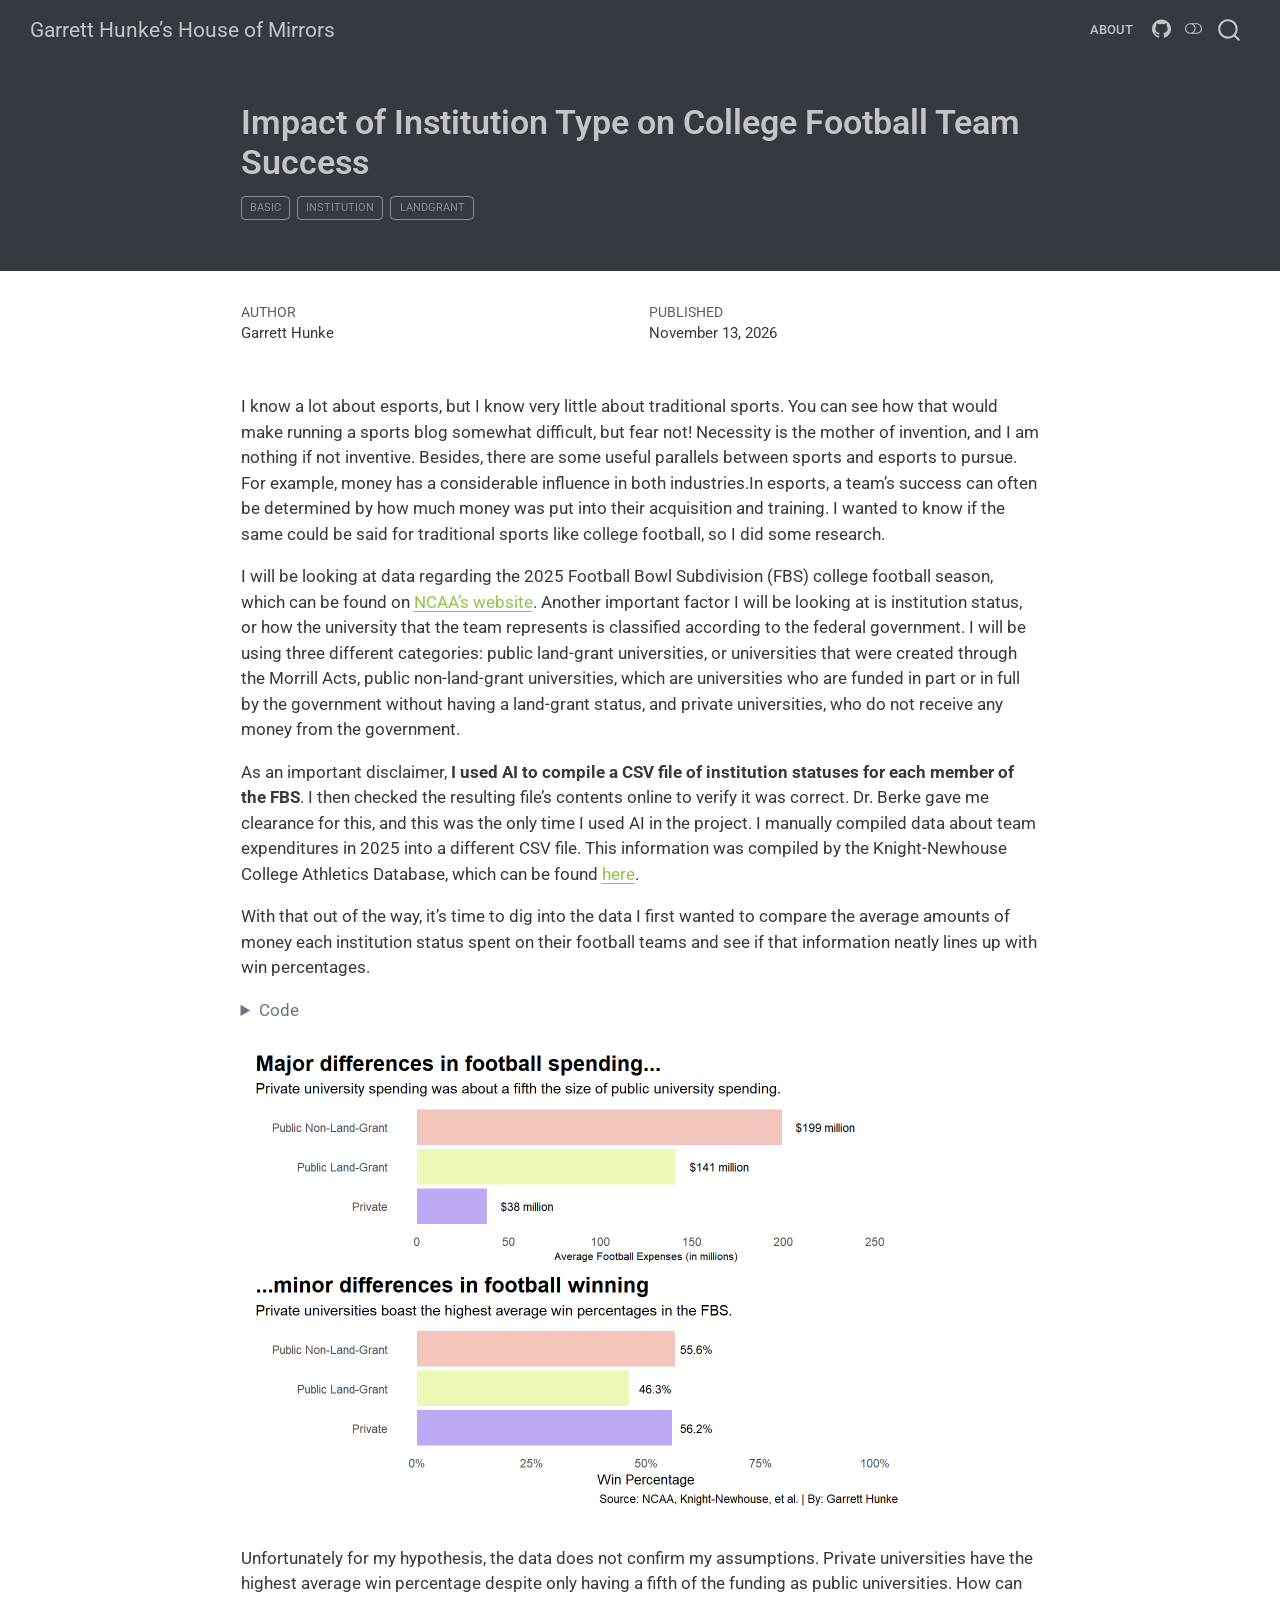
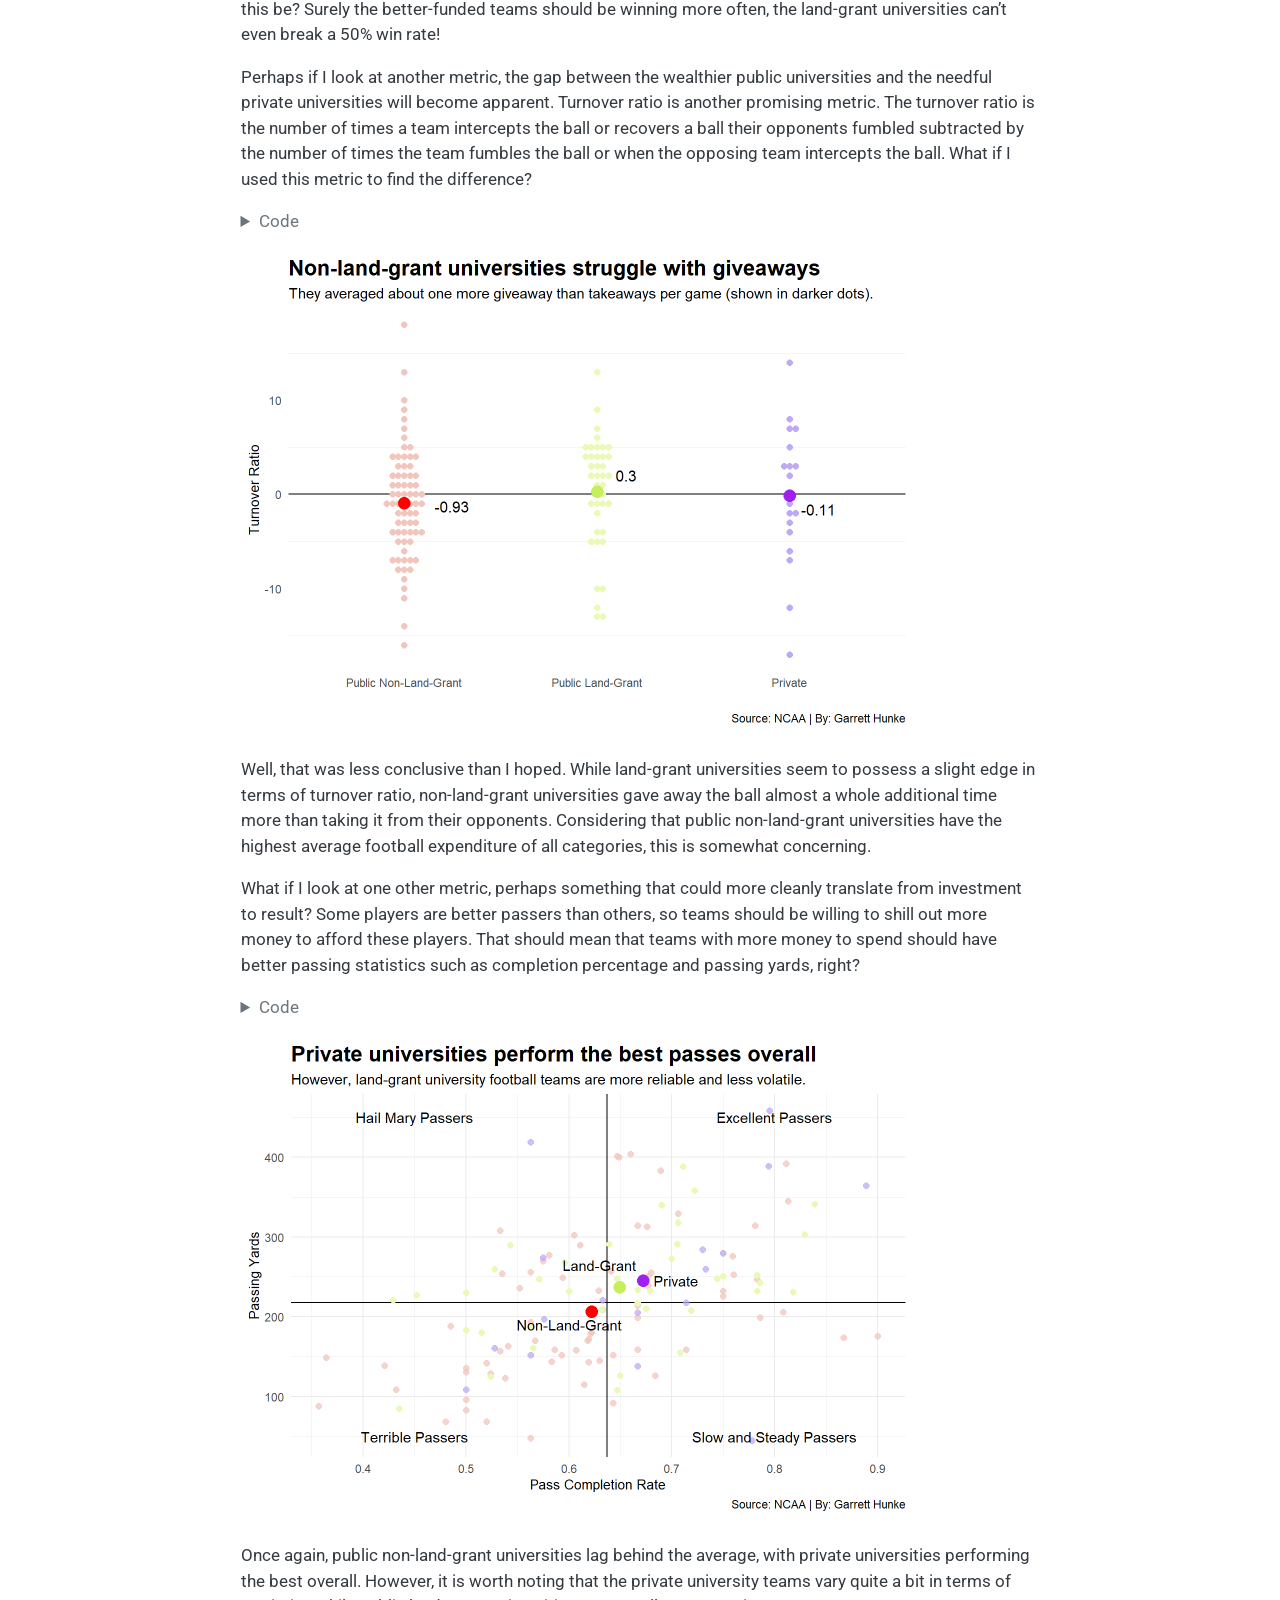
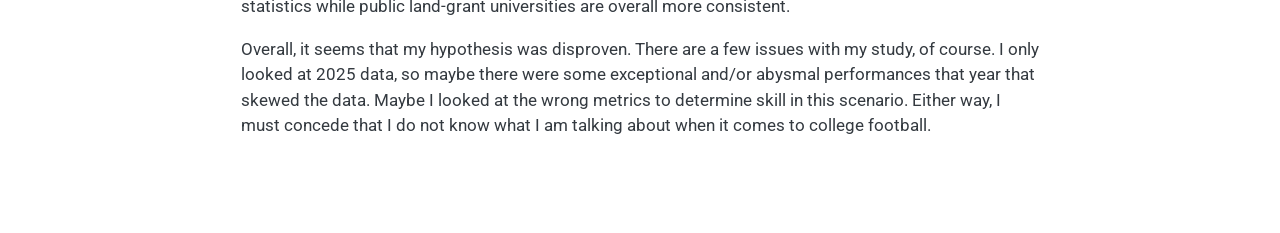
<file: posts/institution-status/index.html>
<!DOCTYPE html>
<html xmlns="http://www.w3.org/1999/xhtml" lang="en" xml:lang="en"><head>

<meta charset="utf-8">
<meta name="generator" content="quarto-1.11.9">

<meta name="viewport" content="width=device-width, initial-scale=1.0, user-scalable=yes">

<meta name="author" content="Garrett Hunke">
<meta name="dcterms.date" content="2026-11-13">

<title>Impact of Institution Type on College Football Team Success – Garrett Hunke’s House of Mirrors</title>
<style>
/* Default styles provided by pandoc.
** See https://pandoc.org/MANUAL.html#variables-for-html for config info.
*/
span.smallcaps{font-variant: small-caps;}
div.columns{display: flex; gap: 1.5em;}
div.column{flex: auto;}
@media screen {
div.columns{gap: min(4vw, 1.5em);}
div.column{overflow-x: auto;}
}
div.hanging-indent{margin-left: 1.5em; text-indent: -1.5em;}
ul.task-list{list-style: none;}
ul.task-list li input[type="checkbox"] {
  width: 0.8em;
  margin: 0 0.8em 0.2em -1em; /* quarto-specific, see https://github.com/quarto-dev/quarto-cli/issues/4556 */ 
  vertical-align: middle;
}
/* CSS for syntax highlighting */
html { -webkit-text-size-adjust: 100%; }
pre > code.sourceCode { white-space: pre; position: relative; }
pre > code.sourceCode > span { display: inline-block; line-height: 1.25; }
pre > code.sourceCode > span:empty { height: 1.2em; }
.sourceCode { overflow: visible; }
code.sourceCode > span { color: inherit; text-decoration: inherit; }
div.sourceCode { margin: 1em 0; }
pre.sourceCode { margin: 0; }
@media screen {
div.sourceCode { overflow: auto; }
}
@media print {
pre > code.sourceCode { white-space: pre-wrap; }
pre > code.sourceCode > span { text-indent: -5em; padding-left: 5em; }
}
pre.numberSource code
  { counter-reset: source-line 0; }
pre.numberSource code > span
  { position: relative; left: -4em; counter-increment: source-line; }
pre.numberSource code > span > a:first-child::before
  { content: counter(source-line);
    position: relative; left: -1em; text-align: right; vertical-align: baseline;
    border: none; display: inline-block;
    -webkit-touch-callout: none; -webkit-user-select: none;
    -khtml-user-select: none; -moz-user-select: none;
    -ms-user-select: none; user-select: none;
    padding: 0 4px; width: 4em;
  }
pre.numberSource { margin-left: 3em;  padding-left: 4px; }
div.sourceCode
  {   }
@media screen {
pre > code.sourceCode > span > a:first-child::before { text-decoration: underline; }
}
</style>


<script src="../../site_libs/quarto-nav/quarto-nav.js"></script>
<script src="../../site_libs/quarto-nav/headroom.min.js"></script>
<script src="../../site_libs/clipboard/clipboard.min.js"></script>
<script src="../../site_libs/quarto-search/autocomplete.umd.js"></script>
<script src="../../site_libs/quarto-search/fuse.min.js"></script>
<script src="../../site_libs/quarto-search/quarto-search.js"></script>
<meta name="quarto:offset" content="../../">
<link href="../../logo.png" rel="icon" type="image/png">
<script src="../../site_libs/quarto-html/quarto.js" type="module"></script>
<script src="../../site_libs/quarto-html/tabsets/tabsets.js" type="module"></script>
<script src="../../site_libs/quarto-html/scrollable-regions/scrollable-regions.js" type="module"></script>
<script src="../../site_libs/quarto-html/popper.min.js"></script>
<script src="../../site_libs/quarto-html/tippy.umd.min.js"></script>
<script src="../../site_libs/quarto-html/anchor.min.js"></script>
<link href="../../site_libs/quarto-html/tippy.css" rel="stylesheet">
<link href="../../site_libs/quarto-html/quarto-syntax-highlighting-63b5708e65d6cd79cd7618c58d0c21e7.css" rel="stylesheet" class="quarto-color-scheme" id="quarto-text-highlighting-styles">
<link href="../../site_libs/quarto-html/quarto-syntax-highlighting-dark-447e42e69aaa9833c0ba1b986f430b20.css" rel="stylesheet" class="quarto-color-scheme quarto-color-alternate" id="quarto-text-highlighting-styles">
<link href="../../site_libs/quarto-html/quarto-syntax-highlighting-63b5708e65d6cd79cd7618c58d0c21e7.css" rel="stylesheet" class="quarto-color-scheme-extra" id="quarto-text-highlighting-styles">
<script src="../../site_libs/bootstrap/bootstrap.min.js"></script>
<link href="../../site_libs/bootstrap/bootstrap-icons.css" rel="stylesheet">
<link href="../../site_libs/bootstrap/bootstrap-c6cf7bd44d0a6fa84b146c7b709c5f1a.min.css" rel="stylesheet" append-hash="true" class="quarto-color-scheme" id="quarto-bootstrap" data-mode="light">
<link href="../../site_libs/bootstrap/bootstrap-dark-d7c62cac46b64798a8bb7062e935c625.min.css" rel="stylesheet" append-hash="true" class="quarto-color-scheme quarto-color-alternate" id="quarto-bootstrap" data-mode="dark">
<link href="../../site_libs/bootstrap/bootstrap-c6cf7bd44d0a6fa84b146c7b709c5f1a.min.css" rel="stylesheet" append-hash="true" class="quarto-color-scheme-extra" id="quarto-bootstrap" data-mode="light">
<script id="quarto-search-options" type="application/json">{
  "location": "navbar",
  "copy-button": false,
  "collapse-after": 3,
  "panel-placement": "end",
  "type": "overlay",
  "limit": 50,
  "keyboard-shortcut": [
    "f",
    "/",
    "s"
  ],
  "show-item-context": false,
  "language": {
    "search-no-results-text": "No results",
    "search-matching-documents-text": "matching documents",
    "search-copy-link-title": "Copy link to search",
    "search-hide-matches-text": "Hide additional matches",
    "search-more-match-text": "more match in this document",
    "search-more-matches-text": "more matches in this document",
    "search-clear-button-title": "Clear",
    "search-text-placeholder": "",
    "search-detached-cancel-button-title": "Cancel",
    "search-submit-button-title": "Submit",
    "search-label": "Search"
  }
}</script>


<link rel="stylesheet" href="../../styles.css">
</head>

<body class="nav-fixed fullcontent quarto-light"><a id="quarto-skip-link" class="visually-hidden-focusable" href="#quarto-document-content">Skip to main content</a><script id="quarto-html-before-body" type="application/javascript">
    const toggleBodyColorMode = (bsSheetEl) => {
      const mode = bsSheetEl.getAttribute("data-mode");
      const bodyEl = window.document.querySelector("body");
      if (mode === "dark") {
        bodyEl.classList.add("quarto-dark");
        bodyEl.classList.remove("quarto-light");
      } else {
        bodyEl.classList.add("quarto-light");
        bodyEl.classList.remove("quarto-dark");
      }
    }
    const toggleBodyColorPrimary = () => {
      const bsSheetEl = window.document.querySelector("link#quarto-bootstrap:not([rel=disabled-stylesheet])");
      if (bsSheetEl) {
        toggleBodyColorMode(bsSheetEl);
      }
    }
    const setColorSchemeToggle = (alternate) => {
      const toggles = window.document.querySelectorAll('.quarto-color-scheme-toggle');
      for (let i=0; i < toggles.length; i++) {
        const toggle = toggles[i];
        if (toggle) {
          toggle.setAttribute("aria-checked", alternate ? "true" : "false");
          if (alternate) {
            toggle.classList.add("alternate");
          } else {
            toggle.classList.remove("alternate");
          }
        }
      }
    };
    const toggleColorMode = (alternate) => {
      // Switch the stylesheets
      const primaryStylesheets = window.document.querySelectorAll('link.quarto-color-scheme:not(.quarto-color-alternate)');
      const alternateStylesheets = window.document.querySelectorAll('link.quarto-color-scheme.quarto-color-alternate');
      manageTransitions('#quarto-margin-sidebar .nav-link', false);
      if (alternate) {
        // note: dark is layered on light, we don't disable primary!
        enableStylesheet(alternateStylesheets);
        for (const sheetNode of alternateStylesheets) {
          if (sheetNode.id === "quarto-bootstrap") {
            toggleBodyColorMode(sheetNode);
          }
        }
      } else {
        disableStylesheet(alternateStylesheets);
        enableStylesheet(primaryStylesheets)
        toggleBodyColorPrimary();
      }
      manageTransitions('#quarto-margin-sidebar .nav-link', true);
      // Switch the toggles
      setColorSchemeToggle(alternate)
    }
    // Hack to workaround the fact that safari doesn't
    // properly recolor the scrollbar when toggling (#1455).
    // Not run on load: stylesheets are set before first paint there, and
    // scrolling would undo the scroll to a URL fragment (#14973).
    // The one pixel nudge keeps the reader where they were.
    const refreshSafariScrollbar = () => {
      if (navigator.userAgent.indexOf('Safari') > 0 && navigator.userAgent.indexOf('Chrome') == -1) {
        manageTransitions("body", false);
        const scrollY = window.scrollY;
        window.scrollTo(0, scrollY > 0 ? scrollY - 1 : 1);
        setTimeout(() => {
          window.scrollTo(0, scrollY);
          manageTransitions("body", true);
        }, 40);
      }
    }
    const disableStylesheet = (stylesheets) => {
      for (let i=0; i < stylesheets.length; i++) {
        const stylesheet = stylesheets[i];
        stylesheet.rel = 'disabled-stylesheet';
      }
    }
    const enableStylesheet = (stylesheets) => {
      for (let i=0; i < stylesheets.length; i++) {
        const stylesheet = stylesheets[i];
        if(stylesheet.rel !== 'stylesheet') { // for Chrome, which will still FOUC without this check
          stylesheet.rel = 'stylesheet';
        }
      }
    }
    const manageTransitions = (selector, allowTransitions) => {
      const els = window.document.querySelectorAll(selector);
      for (let i=0; i < els.length; i++) {
        const el = els[i];
        if (allowTransitions) {
          el.classList.remove('notransition');
        } else {
          el.classList.add('notransition');
        }
      }
    }
    const isFileUrl = () => {
      return window.location.protocol === 'file:';
    }
    const hasAlternateSentinel = () => {
      let styleSentinel = getColorSchemeSentinel();
      if (styleSentinel !== null) {
        return styleSentinel === "alternate";
      } else {
        return false;
      }
    }
    const setStyleSentinel = (alternate) => {
      const value = alternate ? "alternate" : "default";
      if (!isFileUrl()) {
        window.localStorage.setItem("quarto-color-scheme", value);
      } else {
        localAlternateSentinel = value;
      }
    }
    const getColorSchemeSentinel = () => {
      if (!isFileUrl()) {
        const storageValue = window.localStorage.getItem("quarto-color-scheme");
        return storageValue != null ? storageValue : localAlternateSentinel;
      } else {
        return localAlternateSentinel;
      }
    }
    const toggleGiscusIfUsed = (isAlternate, darkModeDefault) => {
      const baseTheme = document.querySelector('#giscus-base-theme')?.value ?? 'light';
      const alternateTheme = document.querySelector('#giscus-alt-theme')?.value ?? 'dark';
      let newTheme = '';
      if(authorPrefersDark) {
        newTheme = isAlternate ? baseTheme : alternateTheme;
      } else {
        newTheme = isAlternate ? alternateTheme : baseTheme;
      }
      const changeGiscusTheme = () => {
        // From: https://github.com/giscus/giscus/issues/336
        const sendMessage = (message) => {
          const iframe = document.querySelector('iframe.giscus-frame');
          if (!iframe) return;
          iframe.contentWindow.postMessage({ giscus: message }, 'https://giscus.app');
        }
        sendMessage({
          setConfig: {
            theme: newTheme
          }
        });
      }
      const isGiscussLoaded = window.document.querySelector('iframe.giscus-frame') !== null;
      if (isGiscussLoaded) {
        changeGiscusTheme();
      }
    };
    const authorPrefersDark = false;
    const darkModeDefault = authorPrefersDark;
      document.querySelector('link#quarto-text-highlighting-styles.quarto-color-scheme-extra').rel = 'disabled-stylesheet';
      document.querySelector('link#quarto-bootstrap.quarto-color-scheme-extra').rel = 'disabled-stylesheet';
    let localAlternateSentinel = darkModeDefault ? 'alternate' : 'default';
    // Dark / light mode switch
    window.quartoToggleColorScheme = () => {
      // Read the current dark / light value
      let toAlternate = !hasAlternateSentinel();
      toggleColorMode(toAlternate);
      refreshSafariScrollbar();
      setStyleSentinel(toAlternate);
      toggleGiscusIfUsed(toAlternate, darkModeDefault);
      window.dispatchEvent(new Event('resize'));
    };
    // Switch to dark mode if need be
    if (hasAlternateSentinel()) {
      toggleColorMode(true);
    } else {
      toggleColorMode(false);
    }
  </script>

<div id="quarto-search-results"></div>
  <header id="quarto-header" class="headroom fixed-top quarto-banner">
    <nav class="navbar navbar-expand-lg " data-bs-theme="dark" aria-label="Site">
      <div class="navbar-container container-fluid">
      <div class="navbar-brand-container mx-auto">
    <a class="navbar-brand" href="../../index.html">
    <span class="navbar-title">Garrett Hunke’s House of Mirrors</span>
    </a>
  </div>
          <button class="navbar-toggler" type="button" data-bs-toggle="collapse" data-bs-target="#navbarCollapse" aria-controls="navbarCollapse" aria-expanded="false" aria-label="Toggle navigation" onclick="if (window.quartoToggleHeadroom) { window.quartoToggleHeadroom(); }">
  <span class="navbar-toggler-icon"></span>
</button>
          <div class="collapse navbar-collapse" id="navbarCollapse">
            <ul class="navbar-nav navbar-nav-scroll ms-auto">
  <li class="nav-item">
    <a class="nav-link" href="../../about.html"> 
<span class="menu-text">About</span></a>
  </li>  
  <li class="nav-item compact">
    <a class="nav-link" href="https://github.com/garretthunke"> <i class="bi bi-github" role="img">
</i> 
<span class="menu-text"></span></a>
  </li>  
</ul>
          </div> <!-- /navcollapse -->
            <div class="quarto-navbar-tools">
  <button type="button" role="switch" aria-checked="false" class="quarto-color-scheme-toggle quarto-navigation-tool  px-1" onclick="window.quartoToggleColorScheme(); return false;" title="Toggle dark mode" aria-label="Toggle dark mode"><i class="bi"></i></button>
</div>
            <div id="quarto-search" class="" title="Search"></div>
      </div> <!-- /container-fluid -->
    </nav>
</header>
<!-- content -->
<header id="title-block-header" class="quarto-title-block default page-columns page-full">
  <div class="quarto-title-banner page-columns page-full">
    <div class="quarto-title column-body">
      <h1 class="title">Impact of Institution Type on College Football Team Success</h1>
                                <div class="quarto-categories">
                <div class="quarto-category">basic</div>
                <div class="quarto-category">institution</div>
                <div class="quarto-category">landgrant</div>
              </div>
                  </div>
  </div>
    
  
  <div class="quarto-title-meta">

      <div>
      <div class="quarto-title-meta-heading">Author</div>
      <div class="quarto-title-meta-contents">
               <p>Garrett Hunke </p>
            </div>
    </div>
      
      <div>
      <div class="quarto-title-meta-heading">Published</div>
      <div class="quarto-title-meta-contents">
        <p class="date">November 13, 2026</p>
      </div>
    </div>
    
      
    </div>
    
  
  </header><div id="quarto-content" class="quarto-container page-columns page-rows-contents page-layout-article page-navbar">
<!-- sidebar -->
<!-- margin-sidebar -->
    
<!-- main -->
<main class="content quarto-banner-title-block" id="quarto-document-content" tabindex="-1">






<p>I know a lot about esports, but I know very little about traditional sports. You can see how that would make running a sports blog somewhat difficult, but fear not! Necessity is the mother of invention, and I am nothing if not inventive. Besides, there are some useful parallels between sports and esports to pursue. For example, money has a considerable influence in both industries.In esports, a team’s success can often be determined by how much money was put into their acquisition and training. I wanted to know if the same could be said for traditional sports like college football, so I did some research.</p>
<p>I will be looking at data regarding the 2025 Football Bowl Subdivision (FBS) college football season, which can be found on <a href="https://www.ncaa.com/stats/football/fbs">NCAA’s website</a>. Another important factor I will be looking at is institution status, or how the university that the team represents is classified according to the federal government. I will be using three different categories: public land-grant universities, or universities that were created through the Morrill Acts, public non-land-grant universities, which are universities who are funded in part or in full by the government without having a land-grant status, and private universities, who do not receive any money from the government.</p>
<p>As an important disclaimer, <strong>I used AI to compile a CSV file of institution statuses for each member of the FBS</strong>. I then checked the resulting file’s contents online to verify it was correct. Dr.&nbsp;Berke gave me clearance for this, and this was the only time I used AI in the project. I manually compiled data about team expenditures in 2025 into a different CSV file. This information was compiled by the Knight-Newhouse College Athletics Database, which can be found <a href="https://knightnewhousedata.org/reports/f0f7c8b7">here</a>.</p>
<p>With that out of the way, it’s time to dig into the data I first wanted to compare the average amounts of money each institution status spent on their football teams and see if that information neatly lines up with win percentages.</p>
<div class="cell">
<details class="code-fold">
<summary>Code</summary>
<div class="code-copy-outer-scaffold"><div class="sourceCode cell-code" id="cb1"><pre class="sourceCode r code-with-copy"><code class="sourceCode r"><span id="cb1-1"><a href="#cb1-1" aria-hidden="true" tabindex="-1"></a><span class="co"># Obligatory library calls</span></span>
<span id="cb1-2"><a href="#cb1-2" aria-hidden="true" tabindex="-1"></a><span class="fu">library</span>(tidyverse)</span>
<span id="cb1-3"><a href="#cb1-3" aria-hidden="true" tabindex="-1"></a><span class="fu">library</span>(ggbeeswarm)</span>
<span id="cb1-4"><a href="#cb1-4" aria-hidden="true" tabindex="-1"></a><span class="fu">library</span>(ggrepel)</span>
<span id="cb1-5"><a href="#cb1-5" aria-hidden="true" tabindex="-1"></a><span class="fu">library</span>(rvest)</span>
<span id="cb1-6"><a href="#cb1-6" aria-hidden="true" tabindex="-1"></a><span class="fu">library</span>(patchwork)</span>
<span id="cb1-7"><a href="#cb1-7" aria-hidden="true" tabindex="-1"></a><span class="co"># Main football game data</span></span>
<span id="cb1-8"><a href="#cb1-8" aria-hidden="true" tabindex="-1"></a>FOOTBALL <span class="ot">&lt;-</span> <span class="fu">read_csv</span>(<span class="st">"https://www.mattwaite.com/sportsdatafiles/footballlogs25.csv"</span>)</span>
<span id="cb1-9"><a href="#cb1-9" aria-hidden="true" tabindex="-1"></a><span class="co"># Information about institution status</span></span>
<span id="cb1-10"><a href="#cb1-10" aria-hidden="true" tabindex="-1"></a><span class="co"># Data gathered from various Wikipedia articles</span></span>
<span id="cb1-11"><a href="#cb1-11" aria-hidden="true" tabindex="-1"></a>statuses <span class="ot">&lt;-</span> <span class="fu">read_csv</span>(<span class="st">"institution_status.csv"</span>, <span class="at">show_col_types =</span> <span class="cn">FALSE</span>)</span>
<span id="cb1-12"><a href="#cb1-12" aria-hidden="true" tabindex="-1"></a>statuses <span class="ot">&lt;-</span> <span class="fu">rename</span>(statuses, <span class="at">team =</span> institution_name)</span>
<span id="cb1-13"><a href="#cb1-13" aria-hidden="true" tabindex="-1"></a><span class="co"># Information about total expenses for college football teams in 2025</span></span>
<span id="cb1-14"><a href="#cb1-14" aria-hidden="true" tabindex="-1"></a><span class="co"># Most of the data was gathered from https://knightnewhousedata.org/reports/f0f7c8b7</span></span>
<span id="cb1-15"><a href="#cb1-15" aria-hidden="true" tabindex="-1"></a>budgets <span class="ot">&lt;-</span> <span class="fu">read_csv</span>(<span class="st">"teambudgets.csv"</span>, <span class="at">show_col_types =</span> <span class="cn">FALSE</span>)</span>
<span id="cb1-16"><a href="#cb1-16" aria-hidden="true" tabindex="-1"></a><span class="co"># Setting up the actual dataframe</span></span>
<span id="cb1-17"><a href="#cb1-17" aria-hidden="true" tabindex="-1"></a>allteams <span class="ot">&lt;-</span> FOOTBALL <span class="sc">|&gt;</span></span>
<span id="cb1-18"><a href="#cb1-18" aria-hidden="true" tabindex="-1"></a>  <span class="fu">group_by</span>(team) <span class="sc">|&gt;</span></span>
<span id="cb1-19"><a href="#cb1-19" aria-hidden="true" tabindex="-1"></a>  <span class="co"># Making turnover column</span></span>
<span id="cb1-20"><a href="#cb1-20" aria-hidden="true" tabindex="-1"></a>  <span class="fu">mutate</span>(<span class="at">indivturnoverratio =</span> (<span class="fu">sum</span>(interceptions) <span class="sc">+</span> <span class="fu">sum</span>(opponent_fumbles_lost) <span class="sc">-</span> (<span class="fu">sum</span>(opponent_interceptions) <span class="sc">+</span> <span class="fu">sum</span>(fumbles_lost)))) <span class="sc">|&gt;</span></span>
<span id="cb1-21"><a href="#cb1-21" aria-hidden="true" tabindex="-1"></a>  <span class="fu">mutate</span>(<span class="at">turnoverratio =</span> <span class="fu">mean</span>(indivturnoverratio)) <span class="sc">|&gt;</span></span>
<span id="cb1-22"><a href="#cb1-22" aria-hidden="true" tabindex="-1"></a>  <span class="co"># Making win percentage column</span></span>
<span id="cb1-23"><a href="#cb1-23" aria-hidden="true" tabindex="-1"></a>  <span class="fu">mutate</span>(<span class="at">winpct =</span> <span class="fu">sum</span>(rslt <span class="sc">==</span> <span class="st">"W"</span>) <span class="sc">/</span> <span class="fu">length</span>(rslt)) <span class="sc">|&gt;</span></span>
<span id="cb1-24"><a href="#cb1-24" aria-hidden="true" tabindex="-1"></a>  <span class="co"># Trim the chaff</span></span>
<span id="cb1-25"><a href="#cb1-25" aria-hidden="true" tabindex="-1"></a>  <span class="fu">select</span>(team, turnoverratio, winpct, cmp_percent, passing_yds)</span>
<span id="cb1-26"><a href="#cb1-26" aria-hidden="true" tabindex="-1"></a><span class="co"># Put it all together</span></span>
<span id="cb1-27"><a href="#cb1-27" aria-hidden="true" tabindex="-1"></a>allteams <span class="ot">&lt;-</span> <span class="fu">left_join</span>(allteams, statuses)</span>
<span id="cb1-28"><a href="#cb1-28" aria-hidden="true" tabindex="-1"></a>allteams <span class="ot">&lt;-</span> <span class="fu">left_join</span>(allteams, budgets)</span>
<span id="cb1-29"><a href="#cb1-29" aria-hidden="true" tabindex="-1"></a><span class="co"># Cull to only one instance for each team</span></span>
<span id="cb1-30"><a href="#cb1-30" aria-hidden="true" tabindex="-1"></a>meanteams <span class="ot">&lt;-</span> allteams <span class="sc">|&gt;</span></span>
<span id="cb1-31"><a href="#cb1-31" aria-hidden="true" tabindex="-1"></a>  <span class="fu">filter</span>(<span class="fu">row_number</span>()<span class="sc">==</span><span class="dv">1</span>)</span>
<span id="cb1-32"><a href="#cb1-32" aria-hidden="true" tabindex="-1"></a><span class="co"># Make a unique dataframe for these upcoming charts</span></span>
<span id="cb1-33"><a href="#cb1-33" aria-hidden="true" tabindex="-1"></a>insttypes <span class="ot">&lt;-</span> meanteams <span class="sc">|&gt;</span></span>
<span id="cb1-34"><a href="#cb1-34" aria-hidden="true" tabindex="-1"></a>  <span class="fu">filter</span>(<span class="sc">!</span><span class="fu">is.na</span>(budget)) <span class="sc">|&gt;</span></span>
<span id="cb1-35"><a href="#cb1-35" aria-hidden="true" tabindex="-1"></a>  <span class="fu">filter</span>(<span class="sc">!</span><span class="fu">is.na</span>(status)) <span class="sc">|&gt;</span></span>
<span id="cb1-36"><a href="#cb1-36" aria-hidden="true" tabindex="-1"></a>  <span class="fu">filter</span>(budget <span class="sc">&gt;</span> <span class="dv">0</span>) <span class="sc">|&gt;</span></span>
<span id="cb1-37"><a href="#cb1-37" aria-hidden="true" tabindex="-1"></a>  <span class="fu">group_by</span>(status) <span class="sc">|&gt;</span></span>
<span id="cb1-38"><a href="#cb1-38" aria-hidden="true" tabindex="-1"></a>  <span class="fu">summarize</span>(<span class="at">meanwinpct =</span> <span class="fu">mean</span>(winpct), <span class="at">meanbudget =</span> <span class="fu">mean</span>(budget)<span class="sc">/</span><span class="dv">1000000</span>)</span>
<span id="cb1-39"><a href="#cb1-39" aria-hidden="true" tabindex="-1"></a></span>
<span id="cb1-40"><a href="#cb1-40" aria-hidden="true" tabindex="-1"></a>colors <span class="ot">&lt;-</span> <span class="fu">c</span>(<span class="st">"#bea9f5"</span>, <span class="st">"#eafab6"</span>, <span class="st">"#f2c6bd"</span>)</span>
<span id="cb1-41"><a href="#cb1-41" aria-hidden="true" tabindex="-1"></a><span class="co"># First graph to compare average budgets of each institution status</span></span>
<span id="cb1-42"><a href="#cb1-42" aria-hidden="true" tabindex="-1"></a>graph1 <span class="ot">&lt;-</span> <span class="fu">ggplot</span>() <span class="sc">+</span></span>
<span id="cb1-43"><a href="#cb1-43" aria-hidden="true" tabindex="-1"></a>  <span class="co"># Bar chart</span></span>
<span id="cb1-44"><a href="#cb1-44" aria-hidden="true" tabindex="-1"></a>  <span class="fu">geom_bar</span>(<span class="at">data=</span>insttypes, <span class="fu">aes</span>(<span class="at">x=</span>status, <span class="at">weight=</span>meanbudget), <span class="at">fill=</span>colors) <span class="sc">+</span> <span class="fu">ylim</span>(<span class="dv">0</span>, <span class="dv">250</span>) <span class="sc">+</span> <span class="fu">coord_flip</span>() <span class="sc">+</span></span>
<span id="cb1-45"><a href="#cb1-45" aria-hidden="true" tabindex="-1"></a>  <span class="co"># Annotations for each bar</span></span>
<span id="cb1-46"><a href="#cb1-46" aria-hidden="true" tabindex="-1"></a>  <span class="fu">geom_text</span>(<span class="fu">aes</span>(<span class="at">x=</span><span class="dv">3</span>, <span class="at">y=</span><span class="dv">223</span>, <span class="at">label =</span> <span class="st">"$199 million"</span>), <span class="at">size =</span> <span class="dv">3</span>) <span class="sc">+</span></span>
<span id="cb1-47"><a href="#cb1-47" aria-hidden="true" tabindex="-1"></a>  <span class="fu">geom_text</span>(<span class="fu">aes</span>(<span class="at">x=</span><span class="dv">2</span>, <span class="at">y=</span><span class="dv">165</span>, <span class="at">label =</span> <span class="st">"$141 million"</span>), <span class="at">size =</span> <span class="dv">3</span>) <span class="sc">+</span></span>
<span id="cb1-48"><a href="#cb1-48" aria-hidden="true" tabindex="-1"></a>  <span class="fu">geom_text</span>(<span class="fu">aes</span>(<span class="at">x=</span><span class="dv">1</span>, <span class="at">y=</span><span class="dv">60</span>, <span class="at">label =</span> <span class="st">"$38 million"</span>), <span class="at">size =</span> <span class="dv">3</span>) <span class="sc">+</span></span>
<span id="cb1-49"><a href="#cb1-49" aria-hidden="true" tabindex="-1"></a>  <span class="co"># Title/subtitle &amp; axes formatting</span></span>
<span id="cb1-50"><a href="#cb1-50" aria-hidden="true" tabindex="-1"></a>  <span class="fu">labs</span>(<span class="at">title=</span><span class="st">"Major differences in football spending..."</span>, <span class="at">subtitle=</span><span class="st">"Private university spending was about a fifth the size of public university spending."</span>, <span class="at">x=</span><span class="st">""</span>, <span class="at">y=</span> <span class="st">"Average Football Expenses (in millions)"</span>) <span class="sc">+</span></span>
<span id="cb1-51"><a href="#cb1-51" aria-hidden="true" tabindex="-1"></a>  <span class="fu">scale_x_discrete</span>(<span class="at">labels=</span> <span class="fu">c</span>(<span class="st">"Private"</span>, <span class="st">"Public Land-Grant"</span>, <span class="st">"Public Non-Land-Grant"</span>)) <span class="sc">+</span></span>
<span id="cb1-52"><a href="#cb1-52" aria-hidden="true" tabindex="-1"></a>  <span class="co"># Extra formatting</span></span>
<span id="cb1-53"><a href="#cb1-53" aria-hidden="true" tabindex="-1"></a>  <span class="fu">theme_minimal</span>() <span class="sc">+</span> <span class="fu">theme</span>(<span class="at">panel.grid.major =</span> <span class="fu">element_blank</span>(), <span class="at">panel.grid.minor =</span> <span class="fu">element_blank</span>(), <span class="at">plot.title =</span> <span class="fu">element_text</span>(<span class="at">size =</span> <span class="dv">16</span>, <span class="at">face =</span> <span class="st">"bold"</span>), <span class="at">plot.title.position =</span> <span class="st">"plot"</span>, <span class="at">axis.title =</span> <span class="fu">element_text</span>(<span class="at">size =</span> <span class="dv">8</span>))</span>
<span id="cb1-54"><a href="#cb1-54" aria-hidden="true" tabindex="-1"></a></span>
<span id="cb1-55"><a href="#cb1-55" aria-hidden="true" tabindex="-1"></a><span class="co">#Second graph to compare average win percentages of each institution status</span></span>
<span id="cb1-56"><a href="#cb1-56" aria-hidden="true" tabindex="-1"></a>graph2 <span class="ot">&lt;-</span> <span class="fu">ggplot</span>() <span class="sc">+</span></span>
<span id="cb1-57"><a href="#cb1-57" aria-hidden="true" tabindex="-1"></a>  <span class="co"># Bar graph</span></span>
<span id="cb1-58"><a href="#cb1-58" aria-hidden="true" tabindex="-1"></a>  <span class="fu">geom_bar</span>(<span class="at">data=</span>insttypes, <span class="fu">aes</span>(<span class="at">x=</span>status, <span class="at">weight=</span>meanwinpct), <span class="at">fill=</span>colors) <span class="sc">+</span> <span class="fu">coord_flip</span>() <span class="sc">+</span></span>
<span id="cb1-59"><a href="#cb1-59" aria-hidden="true" tabindex="-1"></a>  <span class="co"># Annotations for each bar</span></span>
<span id="cb1-60"><a href="#cb1-60" aria-hidden="true" tabindex="-1"></a>  <span class="fu">geom_text</span>(<span class="fu">aes</span>(<span class="at">x=</span><span class="dv">3</span>, <span class="at">y=</span>.<span class="dv">61</span>, <span class="at">label=</span><span class="st">"55.6%"</span>), <span class="at">size =</span> <span class="dv">3</span>) <span class="sc">+</span></span>
<span id="cb1-61"><a href="#cb1-61" aria-hidden="true" tabindex="-1"></a>  <span class="fu">geom_text</span>(<span class="fu">aes</span>(<span class="at">x=</span><span class="dv">2</span>, <span class="at">y=</span>.<span class="dv">52</span>, <span class="at">label=</span><span class="st">"46.3%"</span>), <span class="at">size =</span> <span class="dv">3</span>) <span class="sc">+</span></span>
<span id="cb1-62"><a href="#cb1-62" aria-hidden="true" tabindex="-1"></a>  <span class="fu">geom_text</span>(<span class="fu">aes</span>(<span class="at">x=</span><span class="dv">1</span>, <span class="at">y=</span>.<span class="dv">61</span>, <span class="at">label=</span><span class="st">"56.2%"</span>), <span class="at">size =</span> <span class="dv">3</span>) <span class="sc">+</span></span>
<span id="cb1-63"><a href="#cb1-63" aria-hidden="true" tabindex="-1"></a>  <span class="co"># Title/subtitle &amp; axes formatting</span></span>
<span id="cb1-64"><a href="#cb1-64" aria-hidden="true" tabindex="-1"></a>  <span class="fu">labs</span>(<span class="at">title=</span><span class="st">"...minor differences in football winning"</span>, <span class="at">subtitle=</span><span class="st">"Private universities boast the highest average win percentages in the FBS."</span>, <span class="at">x =</span> <span class="st">""</span>, <span class="at">y=</span><span class="st">"Win Percentage"</span>, <span class="at">caption=</span><span class="st">"Source: NCAA, Knight-Newhouse, et al. | By: Garrett Hunke"</span>) <span class="sc">+</span></span>
<span id="cb1-65"><a href="#cb1-65" aria-hidden="true" tabindex="-1"></a>  <span class="fu">scale_x_discrete</span>(<span class="at">labels=</span> <span class="fu">c</span>(<span class="st">"Private"</span>, <span class="st">"Public Land-Grant"</span>, <span class="st">"Public Non-Land-Grant"</span>)) <span class="sc">+</span></span>
<span id="cb1-66"><a href="#cb1-66" aria-hidden="true" tabindex="-1"></a>  <span class="fu">scale_y_continuous</span>(<span class="at">limits =</span> <span class="fu">c</span>(<span class="dv">0</span>,<span class="dv">1</span>), <span class="at">breaks =</span> <span class="fu">c</span>(<span class="fl">0.00</span>, <span class="fl">0.25</span>, <span class="fl">0.50</span>, <span class="fl">0.75</span>, <span class="fl">1.00</span>),<span class="at">labels=</span><span class="fu">c</span>(<span class="st">"0%"</span>, <span class="st">"25%"</span>, <span class="st">"50%"</span>, <span class="st">"75%"</span>, <span class="st">"100%"</span>)) <span class="sc">+</span></span>
<span id="cb1-67"><a href="#cb1-67" aria-hidden="true" tabindex="-1"></a>  <span class="co"># Extra formatting</span></span>
<span id="cb1-68"><a href="#cb1-68" aria-hidden="true" tabindex="-1"></a>  <span class="fu">theme_minimal</span>() <span class="sc">+</span> <span class="fu">theme</span>(<span class="at">panel.grid.major =</span> <span class="fu">element_blank</span>(), <span class="at">panel.grid.minor =</span> <span class="fu">element_blank</span>(), <span class="at">plot.title =</span> <span class="fu">element_text</span>(<span class="at">size =</span> <span class="dv">16</span>, <span class="at">face =</span> <span class="st">"bold"</span>), <span class="at">plot.title.position =</span> <span class="st">"plot"</span>, <span class="at">axis.title =</span> <span class="fu">element_text</span>(<span class="at">size=</span><span class="dv">10</span>)) </span>
<span id="cb1-69"><a href="#cb1-69" aria-hidden="true" tabindex="-1"></a></span>
<span id="cb1-70"><a href="#cb1-70" aria-hidden="true" tabindex="-1"></a><span class="co"># Combine using patchwork</span></span>
<span id="cb1-71"><a href="#cb1-71" aria-hidden="true" tabindex="-1"></a>graph1 <span class="sc">/</span> graph2</span></code></pre></div><button title="Copy to Clipboard" class="code-copy-button"><i class="bi"></i></button></div>
</details>
<div class="cell-output-display">
<div>
<figure class="figure">
<p><img src="index_files/figure-html/unnamed-chunk-1-1.png" class="img-fluid figure-img" width="672"></p>
</figure>
</div>
</div>
</div>
<p>Unfortunately for my hypothesis, the data does not confirm my assumptions. Private universities have the highest average win percentage despite only having a fifth of the funding as public universities. How can this be? Surely the better-funded teams should be winning more often, the land-grant universities can’t even break a 50% win rate!</p>
<p>Perhaps if I look at another metric, the gap between the wealthier public universities and the needful private universities will become apparent. Turnover ratio is another promising metric. The turnover ratio is the number of times a team intercepts the ball or recovers a ball their opponents fumbled subtracted by the number of times the team fumbles the ball or when the opposing team intercepts the ball. What if I used this metric to find the difference?</p>
<div class="cell">
<details class="code-fold">
<summary>Code</summary>
<div class="code-copy-outer-scaffold"><div class="sourceCode cell-code" id="cb2"><pre class="sourceCode r code-with-copy"><code class="sourceCode r"><span id="cb2-1"><a href="#cb2-1" aria-hidden="true" tabindex="-1"></a><span class="co"># Setting up these institution status-specific dataframes for use in both</span></span>
<span id="cb2-2"><a href="#cb2-2" aria-hidden="true" tabindex="-1"></a><span class="co"># this upcoming chart and the next chart as well</span></span>
<span id="cb2-3"><a href="#cb2-3" aria-hidden="true" tabindex="-1"></a>nonland <span class="ot">&lt;-</span> meanteams <span class="sc">|&gt;</span></span>
<span id="cb2-4"><a href="#cb2-4" aria-hidden="true" tabindex="-1"></a>  <span class="fu">filter</span>(status <span class="sc">==</span> <span class="st">"public non-land-grant university"</span>)</span>
<span id="cb2-5"><a href="#cb2-5" aria-hidden="true" tabindex="-1"></a>landgrant <span class="ot">&lt;-</span> meanteams <span class="sc">|&gt;</span></span>
<span id="cb2-6"><a href="#cb2-6" aria-hidden="true" tabindex="-1"></a>  <span class="fu">filter</span>(status <span class="sc">==</span> <span class="st">"public land-grant university"</span>)</span>
<span id="cb2-7"><a href="#cb2-7" aria-hidden="true" tabindex="-1"></a>private <span class="ot">&lt;-</span> meanteams <span class="sc">|&gt;</span></span>
<span id="cb2-8"><a href="#cb2-8" aria-hidden="true" tabindex="-1"></a>  <span class="fu">filter</span>(status <span class="sc">==</span> <span class="st">"private university"</span>)</span>
<span id="cb2-9"><a href="#cb2-9" aria-hidden="true" tabindex="-1"></a></span>
<span id="cb2-10"><a href="#cb2-10" aria-hidden="true" tabindex="-1"></a><span class="co"># These are for overall means of each status</span></span>
<span id="cb2-11"><a href="#cb2-11" aria-hidden="true" tabindex="-1"></a>nonlandindiv <span class="ot">&lt;-</span> <span class="fu">data.frame</span>(<span class="at">indivstatus =</span> <span class="st">"public non-land-grant university"</span>, <span class="at">indivratio =</span> <span class="fu">mean</span>(nonland<span class="sc">$</span>turnoverratio), <span class="at">indivcmp =</span> <span class="fu">mean</span>(nonland<span class="sc">$</span>cmp_percent), <span class="at">indivpass =</span> <span class="fu">mean</span>(nonland<span class="sc">$</span>passing_yds))</span>
<span id="cb2-12"><a href="#cb2-12" aria-hidden="true" tabindex="-1"></a>landgrantindiv <span class="ot">&lt;-</span> <span class="fu">data.frame</span>(<span class="at">indivstatus =</span> <span class="st">"public land-grant university"</span>, <span class="at">indivratio =</span> <span class="fu">mean</span>(landgrant<span class="sc">$</span>turnoverratio), <span class="at">indivcmp =</span> <span class="fu">mean</span>(landgrant<span class="sc">$</span>cmp_percent), <span class="at">indivpass =</span> <span class="fu">mean</span>(landgrant<span class="sc">$</span>passing_yds))</span>
<span id="cb2-13"><a href="#cb2-13" aria-hidden="true" tabindex="-1"></a>privateindiv <span class="ot">&lt;-</span> <span class="fu">data.frame</span>(<span class="at">indivstatus =</span> <span class="st">"private university"</span>, <span class="at">indivratio =</span> <span class="fu">mean</span>(private<span class="sc">$</span>turnoverratio), <span class="at">indivcmp =</span> <span class="fu">mean</span>(private<span class="sc">$</span>cmp_percent), <span class="at">indivpass =</span> <span class="fu">mean</span>(private<span class="sc">$</span>passing_yds))</span>
<span id="cb2-14"><a href="#cb2-14" aria-hidden="true" tabindex="-1"></a></span>
<span id="cb2-15"><a href="#cb2-15" aria-hidden="true" tabindex="-1"></a><span class="co"># Beeswarm plot</span></span>
<span id="cb2-16"><a href="#cb2-16" aria-hidden="true" tabindex="-1"></a><span class="fu">ggplot</span>() <span class="sc">+</span></span>
<span id="cb2-17"><a href="#cb2-17" aria-hidden="true" tabindex="-1"></a>  <span class="co"># Line to mark a turnover ratio of 0</span></span>
<span id="cb2-18"><a href="#cb2-18" aria-hidden="true" tabindex="-1"></a>  <span class="fu">geom_hline</span>(<span class="at">yintercept=</span><span class="dv">0</span>) <span class="sc">+</span></span>
<span id="cb2-19"><a href="#cb2-19" aria-hidden="true" tabindex="-1"></a>  <span class="co"># Individual team plotting</span></span>
<span id="cb2-20"><a href="#cb2-20" aria-hidden="true" tabindex="-1"></a>  <span class="fu">geom_beeswarm</span>(<span class="at">data=</span>nonland, <span class="fu">aes</span>(<span class="at">x=</span><span class="fu">reorder</span>(status, turnoverratio), <span class="at">y=</span>turnoverratio), <span class="at">color =</span> <span class="st">"#f2c6bd"</span>, <span class="at">size =</span> <span class="dv">2</span>) <span class="sc">+</span></span>
<span id="cb2-21"><a href="#cb2-21" aria-hidden="true" tabindex="-1"></a>  <span class="fu">geom_beeswarm</span>(<span class="at">data=</span>landgrant, <span class="fu">aes</span>(<span class="at">x=</span><span class="fu">reorder</span>(status, turnoverratio), <span class="at">y=</span>turnoverratio), <span class="at">color =</span> <span class="st">"#eafab6"</span>, <span class="at">size =</span> <span class="dv">2</span>) <span class="sc">+</span></span>
<span id="cb2-22"><a href="#cb2-22" aria-hidden="true" tabindex="-1"></a>  <span class="fu">geom_beeswarm</span>(<span class="at">data=</span>private, <span class="fu">aes</span>(<span class="at">x=</span><span class="fu">reorder</span>(status, turnoverratio), <span class="at">y=</span>turnoverratio), <span class="at">color =</span> <span class="st">"#bea9f5"</span>, <span class="at">size =</span> <span class="dv">2</span>) <span class="sc">+</span></span>
<span id="cb2-23"><a href="#cb2-23" aria-hidden="true" tabindex="-1"></a>  <span class="co"># Plotting averages per institution type</span></span>
<span id="cb2-24"><a href="#cb2-24" aria-hidden="true" tabindex="-1"></a>  <span class="fu">geom_beeswarm</span>(<span class="at">data=</span>nonlandindiv, <span class="fu">aes</span>(<span class="at">x=</span>indivstatus, <span class="at">y=</span>indivratio), <span class="at">color=</span><span class="st">"red"</span>, <span class="at">size=</span><span class="dv">4</span>) <span class="sc">+</span></span>
<span id="cb2-25"><a href="#cb2-25" aria-hidden="true" tabindex="-1"></a>  <span class="fu">geom_beeswarm</span>(<span class="at">data=</span>landgrantindiv, <span class="fu">aes</span>(<span class="at">x=</span>indivstatus, <span class="at">y=</span>indivratio), <span class="at">color=</span><span class="st">"#c6f05b"</span>, <span class="at">size=</span><span class="dv">4</span>) <span class="sc">+</span></span>
<span id="cb2-26"><a href="#cb2-26" aria-hidden="true" tabindex="-1"></a>  <span class="fu">geom_beeswarm</span>(<span class="at">data=</span>privateindiv, <span class="fu">aes</span>(<span class="at">x=</span>indivstatus, <span class="at">y=</span>indivratio), <span class="at">color=</span><span class="st">"purple"</span>, <span class="at">size=</span><span class="dv">4</span>) <span class="sc">+</span></span>
<span id="cb2-27"><a href="#cb2-27" aria-hidden="true" tabindex="-1"></a>  <span class="co"># Annotations for averages</span></span>
<span id="cb2-28"><a href="#cb2-28" aria-hidden="true" tabindex="-1"></a>  <span class="fu">geom_text</span>(<span class="fu">aes</span>(<span class="at">x=</span><span class="fl">1.25</span>, <span class="at">y=</span><span class="sc">-</span><span class="fl">1.25</span>, <span class="at">label=</span><span class="st">"-0.93"</span>), <span class="at">size =</span> <span class="dv">4</span>) <span class="sc">+</span></span>
<span id="cb2-29"><a href="#cb2-29" aria-hidden="true" tabindex="-1"></a>  <span class="fu">geom_text</span>(<span class="fu">aes</span>(<span class="at">x=</span><span class="fl">2.15</span>, <span class="at">y=</span><span class="dv">2</span>, <span class="at">label=</span><span class="st">"0.3"</span>), <span class="at">size =</span> <span class="dv">4</span>) <span class="sc">+</span></span>
<span id="cb2-30"><a href="#cb2-30" aria-hidden="true" tabindex="-1"></a>  <span class="fu">geom_text</span>(<span class="fu">aes</span>(<span class="at">x=</span><span class="fl">3.15</span>, <span class="at">y=</span><span class="sc">-</span><span class="fl">1.6</span>, <span class="at">label=</span><span class="st">"-0.11"</span>), <span class="at">size =</span> <span class="dv">4</span>,) <span class="sc">+</span></span>
<span id="cb2-31"><a href="#cb2-31" aria-hidden="true" tabindex="-1"></a>  <span class="co"># Axes &amp; title/subtitle formatting</span></span>
<span id="cb2-32"><a href="#cb2-32" aria-hidden="true" tabindex="-1"></a>  <span class="fu">scale_x_discrete</span>(<span class="at">labels=</span> <span class="fu">c</span>(<span class="st">"Public Non-Land-Grant"</span>, <span class="st">"Public Land-Grant"</span>, <span class="st">"Private"</span>)) <span class="sc">+</span></span>
<span id="cb2-33"><a href="#cb2-33" aria-hidden="true" tabindex="-1"></a>  <span class="fu">labs</span>(<span class="at">title=</span><span class="st">"Non-land-grant universities struggle with giveaways"</span>, <span class="at">subtitle=</span><span class="st">"They averaged about one more giveaway than takeaways per game (shown in darker dots)."</span>, <span class="at">x=</span><span class="st">""</span>, <span class="at">y=</span><span class="st">"Turnover Ratio"</span>, <span class="at">caption=</span><span class="st">"Source: NCAA | By: Garrett Hunke"</span>) <span class="sc">+</span></span>
<span id="cb2-34"><a href="#cb2-34" aria-hidden="true" tabindex="-1"></a>  <span class="co"># Extra formatting</span></span>
<span id="cb2-35"><a href="#cb2-35" aria-hidden="true" tabindex="-1"></a>  <span class="fu">theme_minimal</span>() <span class="sc">+</span> <span class="fu">theme</span>(<span class="at">panel.grid.major =</span> <span class="fu">element_blank</span>(), <span class="at">plot.title =</span> <span class="fu">element_text</span>(<span class="at">size =</span> <span class="dv">16</span>, <span class="at">face =</span> <span class="st">"bold"</span>), <span class="at">axis.title =</span> <span class="fu">element_text</span>(<span class="at">size=</span><span class="dv">10</span>))</span></code></pre></div><button title="Copy to Clipboard" class="code-copy-button"><i class="bi"></i></button></div>
</details>
<div class="cell-output-display">
<div>
<figure class="figure">
<p><img src="index_files/figure-html/unnamed-chunk-2-1.png" class="img-fluid figure-img" width="672"></p>
</figure>
</div>
</div>
</div>
<p>Well, that was less conclusive than I hoped. While land-grant universities seem to possess a slight edge in terms of turnover ratio, non-land-grant universities gave away the ball almost a whole additional time more than taking it from their opponents. Considering that public non-land-grant universities have the highest average football expenditure of all categories, this is somewhat concerning.</p>
<p>What if I look at one other metric, perhaps something that could more cleanly translate from investment to result? Some players are better passers than others, so teams should be willing to shill out more money to afford these players. That should mean that teams with more money to spend should have better passing statistics such as completion percentage and passing yards, right?</p>
<div class="cell">
<details class="code-fold">
<summary>Code</summary>
<div class="code-copy-outer-scaffold"><div class="sourceCode cell-code" id="cb3"><pre class="sourceCode r code-with-copy"><code class="sourceCode r"><span id="cb3-1"><a href="#cb3-1" aria-hidden="true" tabindex="-1"></a><span class="co"># Starting scatterplot using dataframes from last code chunk</span></span>
<span id="cb3-2"><a href="#cb3-2" aria-hidden="true" tabindex="-1"></a><span class="fu">ggplot</span>() <span class="sc">+</span></span>
<span id="cb3-3"><a href="#cb3-3" aria-hidden="true" tabindex="-1"></a>  <span class="co"># Overall average lines</span></span>
<span id="cb3-4"><a href="#cb3-4" aria-hidden="true" tabindex="-1"></a>  <span class="fu">geom_hline</span>(<span class="at">yintercept=</span><span class="fu">mean</span>(meanteams<span class="sc">$</span>passing_yds)) <span class="sc">+</span></span>
<span id="cb3-5"><a href="#cb3-5" aria-hidden="true" tabindex="-1"></a>  <span class="fu">geom_vline</span>(<span class="at">xintercept=</span><span class="fu">mean</span>(meanteams<span class="sc">$</span>cmp_percent)<span class="sc">/</span><span class="dv">100</span>) <span class="sc">+</span></span>
<span id="cb3-6"><a href="#cb3-6" aria-hidden="true" tabindex="-1"></a>  <span class="co"># Base plotting for individual teams</span></span>
<span id="cb3-7"><a href="#cb3-7" aria-hidden="true" tabindex="-1"></a>  <span class="fu">geom_point</span>(<span class="at">data=</span>nonland, <span class="fu">aes</span>(<span class="at">x=</span>cmp_percent<span class="sc">/</span><span class="dv">100</span>, <span class="at">y=</span>passing_yds), <span class="at">color =</span> <span class="st">"#f2c6bd"</span>, <span class="at">alpha =</span> <span class="fl">0.75</span>, <span class="at">size =</span> <span class="dv">2</span>) <span class="sc">+</span></span>
<span id="cb3-8"><a href="#cb3-8" aria-hidden="true" tabindex="-1"></a>  <span class="fu">geom_point</span>(<span class="at">data=</span>landgrant, <span class="fu">aes</span>(<span class="at">x=</span>cmp_percent<span class="sc">/</span><span class="dv">100</span>, <span class="at">y=</span>passing_yds), <span class="at">color =</span> <span class="st">"#eafab6"</span>, <span class="at">size =</span> <span class="dv">2</span>) <span class="sc">+</span></span>
<span id="cb3-9"><a href="#cb3-9" aria-hidden="true" tabindex="-1"></a>  <span class="fu">geom_point</span>(<span class="at">data=</span>private, <span class="fu">aes</span>(<span class="at">x=</span>cmp_percent<span class="sc">/</span><span class="dv">100</span>, <span class="at">y=</span>passing_yds), <span class="at">color =</span> <span class="st">"#bea9f5"</span>, <span class="at">alpha =</span> <span class="fl">0.75</span>, <span class="at">size =</span> <span class="dv">2</span>) <span class="sc">+</span></span>
<span id="cb3-10"><a href="#cb3-10" aria-hidden="true" tabindex="-1"></a>  <span class="co"># Plotting for institution status averages</span></span>
<span id="cb3-11"><a href="#cb3-11" aria-hidden="true" tabindex="-1"></a>  <span class="fu">geom_point</span>(<span class="at">data=</span>nonlandindiv, <span class="fu">aes</span>(<span class="at">x=</span>indivcmp<span class="sc">/</span><span class="dv">100</span>, <span class="at">y=</span>indivpass), <span class="at">color =</span> <span class="st">"red"</span>, <span class="at">size =</span> <span class="dv">4</span>) <span class="sc">+</span></span>
<span id="cb3-12"><a href="#cb3-12" aria-hidden="true" tabindex="-1"></a>  <span class="fu">geom_point</span>(<span class="at">data=</span>landgrantindiv, <span class="fu">aes</span>(<span class="at">x=</span>indivcmp<span class="sc">/</span><span class="dv">100</span>, <span class="at">y=</span>indivpass), <span class="at">color =</span> <span class="st">"#c6f05b"</span>, <span class="at">size =</span> <span class="dv">4</span>) <span class="sc">+</span></span>
<span id="cb3-13"><a href="#cb3-13" aria-hidden="true" tabindex="-1"></a>  <span class="fu">geom_point</span>(<span class="at">data=</span>privateindiv, <span class="fu">aes</span>(<span class="at">x=</span>indivcmp<span class="sc">/</span><span class="dv">100</span>, <span class="at">y=</span>indivpass), <span class="at">color =</span> <span class="st">"purple"</span>, <span class="at">size =</span> <span class="dv">4</span>) <span class="sc">+</span></span>
<span id="cb3-14"><a href="#cb3-14" aria-hidden="true" tabindex="-1"></a>  <span class="co"># Annotating institution status average points</span></span>
<span id="cb3-15"><a href="#cb3-15" aria-hidden="true" tabindex="-1"></a>  <span class="fu">geom_text</span>(<span class="fu">aes</span>(<span class="at">x=</span><span class="fl">0.6</span>, <span class="at">y=</span><span class="dv">190</span>, <span class="at">label =</span> <span class="st">"Non-Land-Grant"</span>)) <span class="sc">+</span></span>
<span id="cb3-16"><a href="#cb3-16" aria-hidden="true" tabindex="-1"></a>  <span class="fu">geom_text</span>(<span class="fu">aes</span>(<span class="at">x=</span><span class="fl">0.63</span>, <span class="at">y=</span><span class="dv">265</span>, <span class="at">label=</span><span class="st">"Land-Grant"</span>)) <span class="sc">+</span></span>
<span id="cb3-17"><a href="#cb3-17" aria-hidden="true" tabindex="-1"></a>  <span class="fu">geom_text</span>(<span class="fu">aes</span>(<span class="at">x=</span><span class="fl">0.704</span>, <span class="at">y=</span><span class="dv">245</span>, <span class="at">label =</span> <span class="st">"Private"</span>)) <span class="sc">+</span></span>
<span id="cb3-18"><a href="#cb3-18" aria-hidden="true" tabindex="-1"></a>  <span class="co"># Annotating quadrants</span></span>
<span id="cb3-19"><a href="#cb3-19" aria-hidden="true" tabindex="-1"></a>  <span class="fu">geom_text</span>(<span class="fu">aes</span>(<span class="at">x=</span><span class="fl">0.45</span>, <span class="at">y=</span><span class="dv">450</span>, <span class="at">label =</span> <span class="st">"Hail Mary Passers"</span>)) <span class="sc">+</span></span>
<span id="cb3-20"><a href="#cb3-20" aria-hidden="true" tabindex="-1"></a>  <span class="fu">geom_text</span>(<span class="fu">aes</span>(<span class="at">x=</span><span class="fl">0.8</span>, <span class="at">y=</span><span class="dv">450</span>, <span class="at">label =</span> <span class="st">"Excellent Passers"</span>)) <span class="sc">+</span></span>
<span id="cb3-21"><a href="#cb3-21" aria-hidden="true" tabindex="-1"></a>  <span class="fu">geom_text</span>(<span class="fu">aes</span>(<span class="at">x=</span><span class="fl">0.45</span>,<span class="at">y=</span><span class="dv">50</span>, <span class="at">label =</span> <span class="st">"Terrible Passers"</span>)) <span class="sc">+</span></span>
<span id="cb3-22"><a href="#cb3-22" aria-hidden="true" tabindex="-1"></a>  <span class="fu">geom_text</span>(<span class="fu">aes</span>(<span class="at">x=</span><span class="fl">0.8</span>, <span class="at">y=</span><span class="dv">50</span>, <span class="at">label =</span> <span class="st">"Slow and Steady Passers"</span>)) <span class="sc">+</span></span>
<span id="cb3-23"><a href="#cb3-23" aria-hidden="true" tabindex="-1"></a>  <span class="co"># Title/subtitle, axes, and design formatting</span></span>
<span id="cb3-24"><a href="#cb3-24" aria-hidden="true" tabindex="-1"></a>  <span class="fu">labs</span>(<span class="at">title=</span><span class="st">"Private universities perform the best passes overall"</span>, <span class="at">subtitle=</span><span class="st">"However, land-grant university football teams are more reliable and less volatile."</span>, <span class="at">x=</span><span class="st">"Pass Completion Rate"</span>, <span class="at">y=</span><span class="st">"Passing Yards"</span>, <span class="at">caption=</span><span class="st">"Source: NCAA | By: Garrett Hunke"</span>) <span class="sc">+</span> <span class="fu">theme_minimal</span>() <span class="sc">+</span> <span class="fu">theme</span>(<span class="at">plot.title =</span> <span class="fu">element_text</span>(<span class="at">size =</span> <span class="dv">16</span>, <span class="at">face =</span> <span class="st">"bold"</span>), <span class="at">axis.title =</span> <span class="fu">element_text</span>(<span class="at">size=</span><span class="dv">10</span>))</span></code></pre></div><button title="Copy to Clipboard" class="code-copy-button"><i class="bi"></i></button></div>
</details>
<div class="cell-output-display">
<div>
<figure class="figure">
<p><img src="index_files/figure-html/unnamed-chunk-3-1.png" class="img-fluid figure-img" width="672"></p>
</figure>
</div>
</div>
</div>
<p>Once again, public non-land-grant universities lag behind the average, with private universities performing the best overall. However, it is worth noting that the private university teams vary quite a bit in terms of statistics while public land-grant universities are overall more consistent.&nbsp;</p>
<p>Overall, it seems that my hypothesis was disproven. There are a few issues with my study, of course. I only looked at 2025 data, so maybe there were some exceptional and/or abysmal performances that year that skewed the data. Maybe I looked at the wrong metrics to determine skill in this scenario. Either way, I must concede that I do not know what I am talking about when it comes to college football.</p>



</main> <!-- /main -->
<script id="quarto-html-after-body" type="application/javascript">
  window.document.addEventListener("DOMContentLoaded", function (event) {
    // Ensure there is a toggle, if there isn't float one in the top right
    if (window.document.querySelector('.quarto-color-scheme-toggle') === null) {
      const toggle = window.document.createElement('button');
      toggle.type = "button";
      toggle.setAttribute("role", "switch");
      toggle.setAttribute("aria-checked", "false");
      toggle.classList.add('top-right');
      toggle.classList.add('quarto-color-scheme-toggle');
      toggle.setAttribute("aria-label", "Toggle dark mode");
      toggle.onclick = function() { try { window.quartoToggleColorScheme(); } catch {} return false; };
      const i = window.document.createElement("i");
      i.classList.add('bi');
      toggle.appendChild(i);
      // Put the toggle in a landmark of its own, so that landmark navigation
      // can reach it.
      //
      // The container is always a fresh direct child of body, and the toggle is
      // never moved into page furniture that the theme or the author controls.
      // The toggle is positioned against the page, so any ancestor that
      // establishes a containing block captures it: a positioned element or a
      // grid for position: absolute, and transform, filter, will-change or
      // contain for position: fixed. A direct child of body has none of these
      // to inherit, and the shift when one appears is silent and visual.
      //
      // ARIA says a document should have at most one banner, and axe reports a
      // duplicate whether or not the banners carry distinct labels. So use a
      // header when the page has no banner yet, and a named region otherwise.
      //
      // A header is a banner wherever it sits, unless it is inside sectioning
      // content, so this cannot just look at the children of body: a custom
      // page layout wraps the title block header in a plain div. An explicit
      // role="banner" always counts.
      const sectioning = 'article, aside, main, nav, section, [role="article"], [role="complementary"], [role="main"], [role="navigation"], [role="region"]';
      const hasBanner = Array.from(
        window.document.querySelectorAll('header:not([role]), [role="banner"]')
      ).some(function(el) {
        return el.hasAttribute("role") || el.closest(sectioning) === null;
      });
      const container = window.document.createElement(hasBanner ? "div" : "header");
      if (hasBanner) {
        container.setAttribute("role", "region");
        container.setAttribute("aria-label", "Toggle dark mode");
      }
      container.classList.add('quarto-color-scheme-toggle-container');
      container.appendChild(toggle);
      window.document.body.appendChild(container);
    }
    setColorSchemeToggle(hasAlternateSentinel())
    const icon = "";
    const anchorJS = new window.AnchorJS();
    anchorJS.options = {
      placement: 'right',
      icon: icon
    };
    anchorJS.add('.anchored');
    const isCodeAnnotation = (el) => {
      for (const clz of el.classList) {
        if (clz.startsWith('code-annotation-')) {                     
          return true;
        }
      }
      return false;
    }
    const onCopySuccess = function(e) {
      // button target
      const button = e.trigger;
      // don't keep focus
      button.blur();
      // flash "checked"
      button.classList.add('code-copy-button-checked');
      var currentTitle = button.getAttribute("title");
      button.setAttribute("title", "Copied!");
      let tooltip;
      if (window.bootstrap) {
        button.setAttribute("data-bs-toggle", "tooltip");
        button.setAttribute("data-bs-placement", "left");
        button.setAttribute("data-bs-title", "Copied!");
        tooltip = new bootstrap.Tooltip(button, 
          { trigger: "manual", 
            customClass: "code-copy-button-tooltip",
            offset: [0, -8]});
        tooltip.show();    
      }
      setTimeout(function() {
        if (tooltip) {
          tooltip.hide();
          button.removeAttribute("data-bs-title");
          button.removeAttribute("data-bs-toggle");
          button.removeAttribute("data-bs-placement");
        }
        button.setAttribute("title", currentTitle);
        button.classList.remove('code-copy-button-checked');
      }, 1000);
      // clear code selection
      e.clearSelection();
    }
    const getTextToCopy = function(trigger) {
      const outerScaffold = trigger.parentElement.cloneNode(true);
      const codeEl = outerScaffold.querySelector('code');
      for (const childEl of codeEl.children) {
        if (isCodeAnnotation(childEl)) {
          childEl.remove();
        }
      }
      return codeEl.innerText;
    }
    const clipboard = new window.ClipboardJS('.code-copy-button:not([data-in-quarto-modal])', {
      text: getTextToCopy
    });
    clipboard.on('success', onCopySuccess);
    if (window.document.getElementById('quarto-embedded-source-code-modal')) {
      const clipboardModal = new window.ClipboardJS('.code-copy-button[data-in-quarto-modal]', {
        text: getTextToCopy,
        container: window.document.getElementById('quarto-embedded-source-code-modal')
      });
      clipboardModal.on('success', onCopySuccess);
    }
      var localhostRegex = new RegExp(/^(?:http|https):\/\/localhost\:?[0-9]*\//);
      var mailtoRegex = new RegExp(/^mailto:/);
        var filterRegex = new RegExp('/' + window.location.host + '/');
      var isInternal = (href) => {
          return filterRegex.test(href) || localhostRegex.test(href) || mailtoRegex.test(href);
      }
      // Inspect non-navigation links and adorn them if external
      window.quartoDecorateExternalLinks = function (root) {
     var links = (root || window.document).querySelectorAll('a[href]:not(.nav-link):not(.navbar-brand):not(.toc-action):not(.sidebar-link):not(.sidebar-item-toggle):not(.pagination-link):not(.no-external):not([aria-hidden]):not(.dropdown-item):not(.quarto-navigation-tool):not(.about-link)');
      for (var i=0; i<links.length; i++) {
        const link = links[i];
        if (!isInternal(link.href)) {
          // undo the damage that might have been done by quarto-nav.js in the case of
          // links that we want to consider external
          if (link.dataset.originalHref !== undefined) {
            link.href = link.dataset.originalHref;
          }
          if (!link.classList.contains('no-external-icon')) {
          }
        }
      }
      };
      window.quartoDecorateExternalLinks(window.document);
    // Esc closes the popup (WCAG 1.4.13) and focus leaving both trigger and
    // popup closes it (WCAG 2.4.11); tippy handles neither for interactive popups.
    const hideOnEscAndFocusOut = {
      name: 'hideOnEscAndFocusOut',
      defaultValue: true,
      fn(instance) {
        const dismiss = () => {
          // A show scheduled by the trigger delay would otherwise reopen it
          instance.clearDelayTimeouts();
          instance.hide();
        };
        const onKeyDown = (event) => {
          if (event.key !== 'Escape') {
            return;
          }
          // Keep Esc from also reaching page handlers (e.g. reveal.js overview),
          // except an open reveal.js slide menu, which Esc should close too.
          // The menu handles keys only when its keyboard option is on.
          const menuHandlesEsc = window.Reveal?.getPlugin?.('menu')?.isOpen() &&
            window.Reveal.getConfig().menu?.keyboard !== false;
          if (!menuHandlesEsc) {
            event.stopPropagation();
          }
          if (instance.popper.contains(window.document.activeElement)) {
            // Disabled while refocusing so the focus trigger does not reopen it
            instance.disable();
            instance.reference.focus();
            instance.enable();
          }
          dismiss();
        };
        const onFocusOut = (event) => {
          const target = event.relatedTarget;
          if (target && !instance.reference.contains(target) &&
              !instance.popper.contains(target)) {
            dismiss();
          }
        };
        // On the trigger too: a click trigger (code-annotations: select) has no
        // blur handling. Attached for the instance's lifetime so leaving the
        // trigger also cancels a show still pending on the trigger delay.
        instance.reference.addEventListener('focusout', onFocusOut);
        return {
          onShow() {
            window.document.addEventListener('keydown', onKeyDown, true);
            instance.popper.addEventListener('focusout', onFocusOut);
          },
          onHide() {
            window.document.removeEventListener('keydown', onKeyDown, true);
            instance.popper.removeEventListener('focusout', onFocusOut);
          },
          onDestroy() {
            instance.reference.removeEventListener('focusout', onFocusOut);
          },
        };
      },
    };
    function tippyHover(el, contentFn, onTriggerFn, onUntriggerFn) {
      const config = {
        allowHTML: true,
        maxWidth: 500,
        delay: 100,
        arrow: false,
        appendTo: function(el) {
            return el.parentElement;
        },
        interactive: true,
        interactiveBorder: 10,
        theme: 'quarto',
        placement: 'bottom-start',
        plugins: [hideOnEscAndFocusOut],
      };
      if (contentFn) {
        config.content = contentFn;
      }
      if (onTriggerFn) {
        config.onTrigger = onTriggerFn;
      }
      if (onUntriggerFn) {
        config.onUntrigger = onUntriggerFn;
      }
      window.tippy(el, config); 
    }
    const noterefs = window.document.querySelectorAll('a[role="doc-noteref"]');
    for (var i=0; i<noterefs.length; i++) {
      const ref = noterefs[i];
      tippyHover(ref, function() {
        // use id or data attribute instead here
        let href = ref.getAttribute('data-footnote-href') || ref.getAttribute('href');
        try { href = new URL(href).hash; } catch {}
        const id = href.replace(/^#\/?/, "");
        const note = window.document.getElementById(id);
        if (note) {
          return note.innerHTML;
        } else {
          return "";
        }
      });
    }
    const xrefs = window.document.querySelectorAll('a.quarto-xref');
    const processXRef = (id, note) => {
      // Strip column container classes
      const stripColumnClz = (el) => {
        el.classList.remove("page-full", "page-columns");
        if (el.children) {
          for (const child of el.children) {
            stripColumnClz(child);
          }
        }
      }
      stripColumnClz(note)
      if (id === null || id.startsWith('sec-')) {
        // Special case sections, only their first couple elements
        const container = document.createElement("div");
        if (note.children && note.children.length > 2) {
          container.appendChild(note.children[0].cloneNode(true));
          for (let i = 1; i < note.children.length; i++) {
            const child = note.children[i];
            if (child.tagName === "P" && child.innerText === "") {
              continue;
            } else {
              container.appendChild(child.cloneNode(true));
              break;
            }
          }
          if (window.Quarto?.typesetMath) {
            window.Quarto.typesetMath(container);
          }
          return container.innerHTML
        } else {
          if (window.Quarto?.typesetMath) {
            window.Quarto.typesetMath(note);
          }
          return note.innerHTML;
        }
      } else {
        // Remove any anchor links if they are present
        const anchorLink = note.querySelector('a.anchorjs-link');
        if (anchorLink) {
          anchorLink.remove();
        }
        if (window.Quarto?.typesetMath) {
          window.Quarto.typesetMath(note);
        }
        if (note.classList.contains("callout")) {
          return note.outerHTML;
        } else {
          return note.innerHTML;
        }
      }
    }
    for (var i=0; i<xrefs.length; i++) {
      const xref = xrefs[i];
      tippyHover(xref, undefined, function(instance) {
        instance.disable();
        let url = xref.getAttribute('href');
        let hash = undefined; 
        if (url.startsWith('#')) {
          hash = url;
        } else {
          try { hash = new URL(url).hash; } catch {}
        }
        if (hash) {
          const id = hash.replace(/^#\/?/, "");
          const note = window.document.getElementById(id);
          if (note !== null) {
            try {
              const html = processXRef(id, note.cloneNode(true));
              instance.setContent(html);
            } finally {
              instance.enable();
              instance.show();
            }
          } else {
            // See if we can fetch this
            fetch(url.split('#')[0])
            .then(res => res.text())
            .then(html => {
              const parser = new DOMParser();
              const htmlDoc = parser.parseFromString(html, "text/html");
              const note = htmlDoc.getElementById(id);
              if (note !== null) {
                const html = processXRef(id, note);
                instance.setContent(html);
              } 
            }).finally(() => {
              instance.enable();
              instance.show();
            });
          }
        } else {
          // See if we can fetch a full url (with no hash to target)
          // This is a special case and we should probably do some content thinning / targeting
          fetch(url)
          .then(res => res.text())
          .then(html => {
            const parser = new DOMParser();
            const htmlDoc = parser.parseFromString(html, "text/html");
            const note = htmlDoc.querySelector('main.content');
            if (note !== null) {
              // This should only happen for chapter cross references
              // (since there is no id in the URL)
              // remove the first header
              if (note.children.length > 0 && note.children[0].tagName === "HEADER") {
                note.children[0].remove();
              }
              const html = processXRef(null, note);
              instance.setContent(html);
            } 
          }).finally(() => {
            instance.enable();
            instance.show();
          });
        }
      }, function(instance) {
      });
    }
        let selectedAnnoteEl;
        const selectorForAnnotation = ( cell, annotation) => {
          let cellAttr = 'data-code-cell="' + cell + '"';
          let lineAttr = 'data-code-annotation="' +  annotation + '"';
          const selector = 'span[' + cellAttr + '][' + lineAttr + ']';
          return selector;
        }
        const selectCodeLines = (annoteEl) => {
          const doc = window.document;
          const targetCell = annoteEl.getAttribute("data-target-cell");
          const targetAnnotation = annoteEl.getAttribute("data-target-annotation");
          const annoteSpan = window.document.querySelector(selectorForAnnotation(targetCell, targetAnnotation));
          const lines = annoteSpan.getAttribute("data-code-lines").split(",");
          const lineIds = lines.map((line) => {
            return targetCell + "-" + line;
          })
          // Each band is positioned against its own containing block, which is
          // not the offsetParent of the lines, so place it from client rects.
          const placeBand = (band, firstEl, lastEl, codeBlock) => {
            const container = band.offsetParent;
            if (container === null) {
              return;
            }
            const containerRect = container.getBoundingClientRect();
            // Reveal.js scales slides with a transform, so convert client
            // pixels back to the CSS pixels of the container.
            const scale = containerRect.height / container.offsetHeight || 1;
            const firstRect = firstEl.getBoundingClientRect();
            const lastRect = lastEl.getBoundingClientRect();
            const top = (firstRect.top - containerRect.top) / scale - container.clientTop + container.scrollTop;
            const height = (lastRect.bottom - firstRect.top) / scale;
            band.style.top = top - 2 + "px";
            band.style.height = height + 4 + "px";
            if (codeBlock) {
              // Without the copy button wrapper, the containing block is wider
              // than the code block, so span the code block explicitly.
              const blockRect = codeBlock.getBoundingClientRect();
              band.style.left = (blockRect.left - containerRect.left) / scale - container.clientLeft + container.scrollLeft + "px";
              band.style.width = blockRect.width / scale + "px";
            }
          };
          if (lineIds.length > 0) {
            const el = window.document.getElementById(lineIds[0]);
            const lastEl = window.document.getElementById(lineIds[lineIds.length - 1]);
            const parent = el.parentElement.parentElement;
            // cook up a div (if necessary) and position it
            let div = window.document.getElementById("code-annotation-line-highlight");
            if (div === null) {
              div = window.document.createElement("div");
              div.setAttribute("id", "code-annotation-line-highlight");
              div.style.position = 'absolute';
              parent.appendChild(div);
            }
            placeBand(div, el, lastEl, parent.closest("div.sourceCode") || parent);
            let gutterDiv = window.document.getElementById("code-annotation-line-highlight-gutter");
            if (gutterDiv === null) {
              gutterDiv = window.document.createElement("div");
              gutterDiv.setAttribute("id", "code-annotation-line-highlight-gutter");
              gutterDiv.style.position = 'absolute';
              const codeCell = window.document.getElementById(targetCell);
              const gutter = codeCell.querySelector('.code-annotation-gutter');
              gutter.appendChild(gutterDiv);
            }
            placeBand(gutterDiv, el, lastEl);
            selectedAnnoteEl = annoteEl;
          }
        };
        const unselectCodeLines = () => {
          const elementsIds = ["code-annotation-line-highlight", "code-annotation-line-highlight-gutter"];
          elementsIds.forEach((elId) => {
            const div = window.document.getElementById(elId);
            if (div) {
              div.remove();
            }
          });
          selectedAnnoteEl = undefined;
        };
          // Handle positioning of the toggle
      window.addEventListener(
        "resize",
        throttle(() => {
          elRect = undefined;
          if (selectedAnnoteEl) {
            selectCodeLines(selectedAnnoteEl);
          }
        }, 10)
      );
      function throttle(fn, ms) {
      let throttle = false;
      let timer;
        return (...args) => {
          if(!throttle) { // first call gets through
              fn.apply(this, args);
              throttle = true;
          } else { // all the others get throttled
              if(timer) clearTimeout(timer); // cancel #2
              timer = setTimeout(() => {
                fn.apply(this, args);
                timer = throttle = false;
              }, ms);
          }
        };
      }
        // Attach click handler to the DT
        const annoteDls = window.document.querySelectorAll('dt[data-target-cell]');
        for (const annoteDlNode of annoteDls) {
          annoteDlNode.addEventListener('click', (event) => {
            const clickedEl = event.target;
            if (clickedEl !== selectedAnnoteEl) {
              unselectCodeLines();
              const activeEl = window.document.querySelector('dt[data-target-cell].code-annotation-active');
              if (activeEl) {
                activeEl.classList.remove('code-annotation-active');
              }
              selectCodeLines(clickedEl);
              clickedEl.classList.add('code-annotation-active');
            } else {
              // Unselect the line
              unselectCodeLines();
              clickedEl.classList.remove('code-annotation-active');
            }
          });
        }
    const findCites = (el) => {
      const parentEl = el.parentElement;
      if (parentEl) {
        const cites = parentEl.dataset.cites;
        if (cites) {
          return {
            el,
            cites: cites.split(' ')
          };
        } else {
          return findCites(el.parentElement)
        }
      } else {
        return undefined;
      }
    };
    var bibliorefs = window.document.querySelectorAll('a[role="doc-biblioref"]');
    for (var i=0; i<bibliorefs.length; i++) {
      const ref = bibliorefs[i];
      const citeInfo = findCites(ref);
      if (citeInfo) {
        tippyHover(citeInfo.el, function() {
          var popup = window.document.createElement('div');
          citeInfo.cites.forEach(function(cite) {
            var citeDiv = window.document.createElement('div');
            citeDiv.classList.add('hanging-indent');
            citeDiv.classList.add('csl-entry');
            var biblioDiv = window.document.getElementById('ref-' + cite);
            if (biblioDiv) {
              citeDiv.innerHTML = biblioDiv.innerHTML;
            }
            popup.appendChild(citeDiv);
          });
          return popup.innerHTML;
        });
      }
    }
  });
  </script>
  <script type="application/javascript">
  window.quartoScrollableRegionsLabels = {"code":"Scrollable code","output":"Scrollable output"};
  </script>
</div> <!-- /content -->




</body></html>
</file>
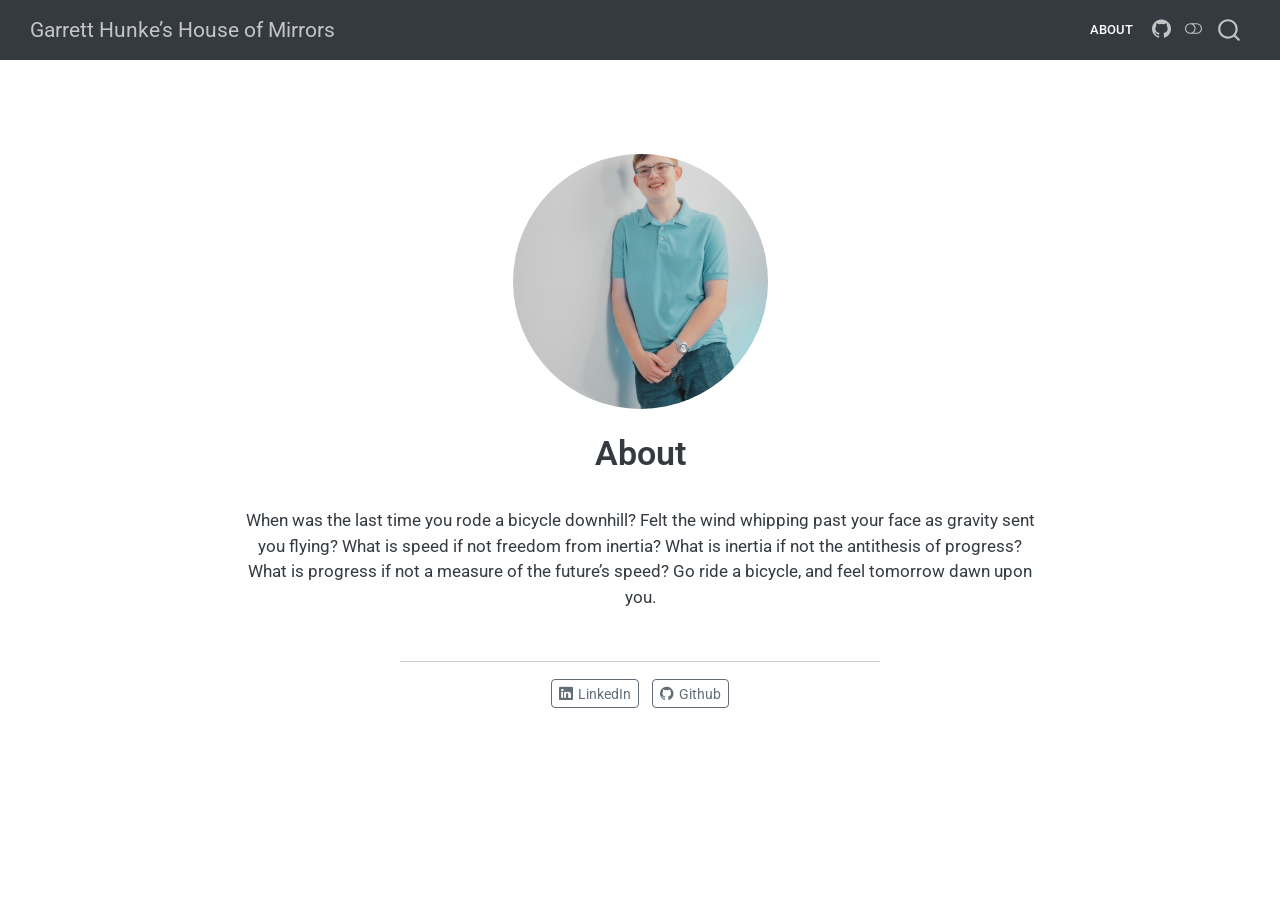
<file: about.html>
<!DOCTYPE html>
<html xmlns="http://www.w3.org/1999/xhtml" lang="en" xml:lang="en"><head>

<meta charset="utf-8">
<meta name="generator" content="quarto-1.11.9">

<meta name="viewport" content="width=device-width, initial-scale=1.0, user-scalable=yes">


<title>About – Garrett Hunke’s House of Mirrors</title>
<style>
/* Default styles provided by pandoc.
** See https://pandoc.org/MANUAL.html#variables-for-html for config info.
*/
span.smallcaps{font-variant: small-caps;}
div.columns{display: flex; gap: 1.5em;}
div.column{flex: auto;}
@media screen {
div.columns{gap: min(4vw, 1.5em);}
div.column{overflow-x: auto;}
}
div.hanging-indent{margin-left: 1.5em; text-indent: -1.5em;}
ul.task-list{list-style: none;}
ul.task-list li input[type="checkbox"] {
  width: 0.8em;
  margin: 0 0.8em 0.2em -1em; /* quarto-specific, see https://github.com/quarto-dev/quarto-cli/issues/4556 */ 
  vertical-align: middle;
}
</style>


<script src="site_libs/quarto-nav/quarto-nav.js"></script>
<script src="site_libs/quarto-nav/headroom.min.js"></script>
<script src="site_libs/clipboard/clipboard.min.js"></script>
<script src="site_libs/quarto-search/autocomplete.umd.js"></script>
<script src="site_libs/quarto-search/fuse.min.js"></script>
<script src="site_libs/quarto-search/quarto-search.js"></script>
<meta name="quarto:offset" content="./">
<link href="./logo.png" rel="icon" type="image/png">
<script src="site_libs/quarto-html/quarto.js" type="module"></script>
<script src="site_libs/quarto-html/tabsets/tabsets.js" type="module"></script>
<script src="site_libs/quarto-html/scrollable-regions/scrollable-regions.js" type="module"></script>
<script src="site_libs/quarto-html/popper.min.js"></script>
<script src="site_libs/quarto-html/tippy.umd.min.js"></script>
<link href="site_libs/quarto-html/tippy.css" rel="stylesheet">
<link href="site_libs/quarto-html/quarto-syntax-highlighting-63b5708e65d6cd79cd7618c58d0c21e7.css" rel="stylesheet" class="quarto-color-scheme" id="quarto-text-highlighting-styles">
<link href="site_libs/quarto-html/quarto-syntax-highlighting-dark-447e42e69aaa9833c0ba1b986f430b20.css" rel="stylesheet" class="quarto-color-scheme quarto-color-alternate" id="quarto-text-highlighting-styles">
<link href="site_libs/quarto-html/quarto-syntax-highlighting-63b5708e65d6cd79cd7618c58d0c21e7.css" rel="stylesheet" class="quarto-color-scheme-extra" id="quarto-text-highlighting-styles">
<script src="site_libs/bootstrap/bootstrap.min.js"></script>
<link href="site_libs/bootstrap/bootstrap-icons.css" rel="stylesheet">
<link href="site_libs/bootstrap/bootstrap-c6cf7bd44d0a6fa84b146c7b709c5f1a.min.css" rel="stylesheet" append-hash="true" class="quarto-color-scheme" id="quarto-bootstrap" data-mode="light">
<link href="site_libs/bootstrap/bootstrap-dark-d7c62cac46b64798a8bb7062e935c625.min.css" rel="stylesheet" append-hash="true" class="quarto-color-scheme quarto-color-alternate" id="quarto-bootstrap" data-mode="dark">
<link href="site_libs/bootstrap/bootstrap-c6cf7bd44d0a6fa84b146c7b709c5f1a.min.css" rel="stylesheet" append-hash="true" class="quarto-color-scheme-extra" id="quarto-bootstrap" data-mode="light">
<script id="quarto-search-options" type="application/json">{
  "location": "navbar",
  "copy-button": false,
  "collapse-after": 3,
  "panel-placement": "end",
  "type": "overlay",
  "limit": 50,
  "keyboard-shortcut": [
    "f",
    "/",
    "s"
  ],
  "show-item-context": false,
  "language": {
    "search-no-results-text": "No results",
    "search-matching-documents-text": "matching documents",
    "search-copy-link-title": "Copy link to search",
    "search-hide-matches-text": "Hide additional matches",
    "search-more-match-text": "more match in this document",
    "search-more-matches-text": "more matches in this document",
    "search-clear-button-title": "Clear",
    "search-text-placeholder": "",
    "search-detached-cancel-button-title": "Cancel",
    "search-submit-button-title": "Submit",
    "search-label": "Search"
  }
}</script>


<link rel="stylesheet" href="styles.css">
</head>

<body class="nav-fixed fullcontent quarto-light"><a id="quarto-skip-link" class="visually-hidden-focusable" href="#quarto-document-content">Skip to main content</a><script id="quarto-html-before-body" type="application/javascript">
    const toggleBodyColorMode = (bsSheetEl) => {
      const mode = bsSheetEl.getAttribute("data-mode");
      const bodyEl = window.document.querySelector("body");
      if (mode === "dark") {
        bodyEl.classList.add("quarto-dark");
        bodyEl.classList.remove("quarto-light");
      } else {
        bodyEl.classList.add("quarto-light");
        bodyEl.classList.remove("quarto-dark");
      }
    }
    const toggleBodyColorPrimary = () => {
      const bsSheetEl = window.document.querySelector("link#quarto-bootstrap:not([rel=disabled-stylesheet])");
      if (bsSheetEl) {
        toggleBodyColorMode(bsSheetEl);
      }
    }
    const setColorSchemeToggle = (alternate) => {
      const toggles = window.document.querySelectorAll('.quarto-color-scheme-toggle');
      for (let i=0; i < toggles.length; i++) {
        const toggle = toggles[i];
        if (toggle) {
          toggle.setAttribute("aria-checked", alternate ? "true" : "false");
          if (alternate) {
            toggle.classList.add("alternate");
          } else {
            toggle.classList.remove("alternate");
          }
        }
      }
    };
    const toggleColorMode = (alternate) => {
      // Switch the stylesheets
      const primaryStylesheets = window.document.querySelectorAll('link.quarto-color-scheme:not(.quarto-color-alternate)');
      const alternateStylesheets = window.document.querySelectorAll('link.quarto-color-scheme.quarto-color-alternate');
      manageTransitions('#quarto-margin-sidebar .nav-link', false);
      if (alternate) {
        // note: dark is layered on light, we don't disable primary!
        enableStylesheet(alternateStylesheets);
        for (const sheetNode of alternateStylesheets) {
          if (sheetNode.id === "quarto-bootstrap") {
            toggleBodyColorMode(sheetNode);
          }
        }
      } else {
        disableStylesheet(alternateStylesheets);
        enableStylesheet(primaryStylesheets)
        toggleBodyColorPrimary();
      }
      manageTransitions('#quarto-margin-sidebar .nav-link', true);
      // Switch the toggles
      setColorSchemeToggle(alternate)
    }
    // Hack to workaround the fact that safari doesn't
    // properly recolor the scrollbar when toggling (#1455).
    // Not run on load: stylesheets are set before first paint there, and
    // scrolling would undo the scroll to a URL fragment (#14973).
    // The one pixel nudge keeps the reader where they were.
    const refreshSafariScrollbar = () => {
      if (navigator.userAgent.indexOf('Safari') > 0 && navigator.userAgent.indexOf('Chrome') == -1) {
        manageTransitions("body", false);
        const scrollY = window.scrollY;
        window.scrollTo(0, scrollY > 0 ? scrollY - 1 : 1);
        setTimeout(() => {
          window.scrollTo(0, scrollY);
          manageTransitions("body", true);
        }, 40);
      }
    }
    const disableStylesheet = (stylesheets) => {
      for (let i=0; i < stylesheets.length; i++) {
        const stylesheet = stylesheets[i];
        stylesheet.rel = 'disabled-stylesheet';
      }
    }
    const enableStylesheet = (stylesheets) => {
      for (let i=0; i < stylesheets.length; i++) {
        const stylesheet = stylesheets[i];
        if(stylesheet.rel !== 'stylesheet') { // for Chrome, which will still FOUC without this check
          stylesheet.rel = 'stylesheet';
        }
      }
    }
    const manageTransitions = (selector, allowTransitions) => {
      const els = window.document.querySelectorAll(selector);
      for (let i=0; i < els.length; i++) {
        const el = els[i];
        if (allowTransitions) {
          el.classList.remove('notransition');
        } else {
          el.classList.add('notransition');
        }
      }
    }
    const isFileUrl = () => {
      return window.location.protocol === 'file:';
    }
    const hasAlternateSentinel = () => {
      let styleSentinel = getColorSchemeSentinel();
      if (styleSentinel !== null) {
        return styleSentinel === "alternate";
      } else {
        return false;
      }
    }
    const setStyleSentinel = (alternate) => {
      const value = alternate ? "alternate" : "default";
      if (!isFileUrl()) {
        window.localStorage.setItem("quarto-color-scheme", value);
      } else {
        localAlternateSentinel = value;
      }
    }
    const getColorSchemeSentinel = () => {
      if (!isFileUrl()) {
        const storageValue = window.localStorage.getItem("quarto-color-scheme");
        return storageValue != null ? storageValue : localAlternateSentinel;
      } else {
        return localAlternateSentinel;
      }
    }
    const toggleGiscusIfUsed = (isAlternate, darkModeDefault) => {
      const baseTheme = document.querySelector('#giscus-base-theme')?.value ?? 'light';
      const alternateTheme = document.querySelector('#giscus-alt-theme')?.value ?? 'dark';
      let newTheme = '';
      if(authorPrefersDark) {
        newTheme = isAlternate ? baseTheme : alternateTheme;
      } else {
        newTheme = isAlternate ? alternateTheme : baseTheme;
      }
      const changeGiscusTheme = () => {
        // From: https://github.com/giscus/giscus/issues/336
        const sendMessage = (message) => {
          const iframe = document.querySelector('iframe.giscus-frame');
          if (!iframe) return;
          iframe.contentWindow.postMessage({ giscus: message }, 'https://giscus.app');
        }
        sendMessage({
          setConfig: {
            theme: newTheme
          }
        });
      }
      const isGiscussLoaded = window.document.querySelector('iframe.giscus-frame') !== null;
      if (isGiscussLoaded) {
        changeGiscusTheme();
      }
    };
    const authorPrefersDark = false;
    const darkModeDefault = authorPrefersDark;
      document.querySelector('link#quarto-text-highlighting-styles.quarto-color-scheme-extra').rel = 'disabled-stylesheet';
      document.querySelector('link#quarto-bootstrap.quarto-color-scheme-extra').rel = 'disabled-stylesheet';
    let localAlternateSentinel = darkModeDefault ? 'alternate' : 'default';
    // Dark / light mode switch
    window.quartoToggleColorScheme = () => {
      // Read the current dark / light value
      let toAlternate = !hasAlternateSentinel();
      toggleColorMode(toAlternate);
      refreshSafariScrollbar();
      setStyleSentinel(toAlternate);
      toggleGiscusIfUsed(toAlternate, darkModeDefault);
      window.dispatchEvent(new Event('resize'));
    };
    // Switch to dark mode if need be
    if (hasAlternateSentinel()) {
      toggleColorMode(true);
    } else {
      toggleColorMode(false);
    }
  </script>

<div id="quarto-search-results"></div>
  <header id="quarto-header" class="headroom fixed-top">
    <nav class="navbar navbar-expand-lg " data-bs-theme="dark" aria-label="Site">
      <div class="navbar-container container-fluid">
      <div class="navbar-brand-container mx-auto">
    <a class="navbar-brand" href="./index.html">
    <span class="navbar-title">Garrett Hunke’s House of Mirrors</span>
    </a>
  </div>
          <button class="navbar-toggler" type="button" data-bs-toggle="collapse" data-bs-target="#navbarCollapse" aria-controls="navbarCollapse" aria-expanded="false" aria-label="Toggle navigation" onclick="if (window.quartoToggleHeadroom) { window.quartoToggleHeadroom(); }">
  <span class="navbar-toggler-icon"></span>
</button>
          <div class="collapse navbar-collapse" id="navbarCollapse">
            <ul class="navbar-nav navbar-nav-scroll ms-auto">
  <li class="nav-item">
    <a class="nav-link active" href="./about.html" aria-current="page"> 
<span class="menu-text">About</span></a>
  </li>  
  <li class="nav-item compact">
    <a class="nav-link" href="https://github.com/garretthunke"> <i class="bi bi-github" role="img">
</i> 
<span class="menu-text"></span></a>
  </li>  
</ul>
          </div> <!-- /navcollapse -->
            <div class="quarto-navbar-tools">
  <button type="button" role="switch" aria-checked="false" class="quarto-color-scheme-toggle quarto-navigation-tool  px-1" onclick="window.quartoToggleColorScheme(); return false;" title="Toggle dark mode" aria-label="Toggle dark mode"><i class="bi"></i></button>
</div>
            <div id="quarto-search" class="" title="Search"></div>
      </div> <!-- /container-fluid -->
    </nav>
</header>
<!-- content -->
<div id="quarto-content" class="quarto-container page-columns page-rows-contents page-layout-article page-navbar">
<!-- sidebar -->
<!-- margin-sidebar -->
    
<!-- main -->
<div class="quarto-about-jolla">
  <img src="profile.jpg" class="about-image
  round " style="height: 15em; width: 15em;">
 <header id="title-block-header" class="quarto-title-block default">
<div class="quarto-title">
<h1 class="title">About</h1>
</div>
<div class="quarto-title-meta">
  </div>
</header><main class="content" id="quarto-document-content" tabindex="-1">

<p>When was the last time you rode a bicycle downhill? Felt the wind whipping past your face as gravity sent you flying? What is speed if not freedom from inertia? What is inertia if not the antithesis of progress? What is progress if not a measure of the future’s speed? Go ride a bicycle, and feel tomorrow dawn upon you.</p>


</main> 
  <hr class="about-sep">
   <div class="about-links">
  <a href="https://linkedin.com" class="about-link" rel="" target="">
    <i class="bi bi-linkedin"></i>
     <span class="about-link-text">LinkedIn</span>
  </a>
  <a href="https://github.com/GarrettHunke/" class="about-link" rel="" target="">
    <i class="bi bi-github"></i>
     <span class="about-link-text">Github</span>
  </a>
</div>
</div>
 <!-- /main -->
<script id="quarto-html-after-body" type="application/javascript">
  window.document.addEventListener("DOMContentLoaded", function (event) {
    // Ensure there is a toggle, if there isn't float one in the top right
    if (window.document.querySelector('.quarto-color-scheme-toggle') === null) {
      const toggle = window.document.createElement('button');
      toggle.type = "button";
      toggle.setAttribute("role", "switch");
      toggle.setAttribute("aria-checked", "false");
      toggle.classList.add('top-right');
      toggle.classList.add('quarto-color-scheme-toggle');
      toggle.setAttribute("aria-label", "Toggle dark mode");
      toggle.onclick = function() { try { window.quartoToggleColorScheme(); } catch {} return false; };
      const i = window.document.createElement("i");
      i.classList.add('bi');
      toggle.appendChild(i);
      // Put the toggle in a landmark of its own, so that landmark navigation
      // can reach it.
      //
      // The container is always a fresh direct child of body, and the toggle is
      // never moved into page furniture that the theme or the author controls.
      // The toggle is positioned against the page, so any ancestor that
      // establishes a containing block captures it: a positioned element or a
      // grid for position: absolute, and transform, filter, will-change or
      // contain for position: fixed. A direct child of body has none of these
      // to inherit, and the shift when one appears is silent and visual.
      //
      // ARIA says a document should have at most one banner, and axe reports a
      // duplicate whether or not the banners carry distinct labels. So use a
      // header when the page has no banner yet, and a named region otherwise.
      //
      // A header is a banner wherever it sits, unless it is inside sectioning
      // content, so this cannot just look at the children of body: a custom
      // page layout wraps the title block header in a plain div. An explicit
      // role="banner" always counts.
      const sectioning = 'article, aside, main, nav, section, [role="article"], [role="complementary"], [role="main"], [role="navigation"], [role="region"]';
      const hasBanner = Array.from(
        window.document.querySelectorAll('header:not([role]), [role="banner"]')
      ).some(function(el) {
        return el.hasAttribute("role") || el.closest(sectioning) === null;
      });
      const container = window.document.createElement(hasBanner ? "div" : "header");
      if (hasBanner) {
        container.setAttribute("role", "region");
        container.setAttribute("aria-label", "Toggle dark mode");
      }
      container.classList.add('quarto-color-scheme-toggle-container');
      container.appendChild(toggle);
      window.document.body.appendChild(container);
    }
    setColorSchemeToggle(hasAlternateSentinel())
    const isCodeAnnotation = (el) => {
      for (const clz of el.classList) {
        if (clz.startsWith('code-annotation-')) {                     
          return true;
        }
      }
      return false;
    }
    const onCopySuccess = function(e) {
      // button target
      const button = e.trigger;
      // don't keep focus
      button.blur();
      // flash "checked"
      button.classList.add('code-copy-button-checked');
      var currentTitle = button.getAttribute("title");
      button.setAttribute("title", "Copied!");
      let tooltip;
      if (window.bootstrap) {
        button.setAttribute("data-bs-toggle", "tooltip");
        button.setAttribute("data-bs-placement", "left");
        button.setAttribute("data-bs-title", "Copied!");
        tooltip = new bootstrap.Tooltip(button, 
          { trigger: "manual", 
            customClass: "code-copy-button-tooltip",
            offset: [0, -8]});
        tooltip.show();    
      }
      setTimeout(function() {
        if (tooltip) {
          tooltip.hide();
          button.removeAttribute("data-bs-title");
          button.removeAttribute("data-bs-toggle");
          button.removeAttribute("data-bs-placement");
        }
        button.setAttribute("title", currentTitle);
        button.classList.remove('code-copy-button-checked');
      }, 1000);
      // clear code selection
      e.clearSelection();
    }
    const getTextToCopy = function(trigger) {
      const outerScaffold = trigger.parentElement.cloneNode(true);
      const codeEl = outerScaffold.querySelector('code');
      for (const childEl of codeEl.children) {
        if (isCodeAnnotation(childEl)) {
          childEl.remove();
        }
      }
      return codeEl.innerText;
    }
    const clipboard = new window.ClipboardJS('.code-copy-button:not([data-in-quarto-modal])', {
      text: getTextToCopy
    });
    clipboard.on('success', onCopySuccess);
    if (window.document.getElementById('quarto-embedded-source-code-modal')) {
      const clipboardModal = new window.ClipboardJS('.code-copy-button[data-in-quarto-modal]', {
        text: getTextToCopy,
        container: window.document.getElementById('quarto-embedded-source-code-modal')
      });
      clipboardModal.on('success', onCopySuccess);
    }
      var localhostRegex = new RegExp(/^(?:http|https):\/\/localhost\:?[0-9]*\//);
      var mailtoRegex = new RegExp(/^mailto:/);
        var filterRegex = new RegExp('/' + window.location.host + '/');
      var isInternal = (href) => {
          return filterRegex.test(href) || localhostRegex.test(href) || mailtoRegex.test(href);
      }
      // Inspect non-navigation links and adorn them if external
      window.quartoDecorateExternalLinks = function (root) {
     var links = (root || window.document).querySelectorAll('a[href]:not(.nav-link):not(.navbar-brand):not(.toc-action):not(.sidebar-link):not(.sidebar-item-toggle):not(.pagination-link):not(.no-external):not([aria-hidden]):not(.dropdown-item):not(.quarto-navigation-tool):not(.about-link)');
      for (var i=0; i<links.length; i++) {
        const link = links[i];
        if (!isInternal(link.href)) {
          // undo the damage that might have been done by quarto-nav.js in the case of
          // links that we want to consider external
          if (link.dataset.originalHref !== undefined) {
            link.href = link.dataset.originalHref;
          }
          if (!link.classList.contains('no-external-icon')) {
          }
        }
      }
      };
      window.quartoDecorateExternalLinks(window.document);
    // Esc closes the popup (WCAG 1.4.13) and focus leaving both trigger and
    // popup closes it (WCAG 2.4.11); tippy handles neither for interactive popups.
    const hideOnEscAndFocusOut = {
      name: 'hideOnEscAndFocusOut',
      defaultValue: true,
      fn(instance) {
        const dismiss = () => {
          // A show scheduled by the trigger delay would otherwise reopen it
          instance.clearDelayTimeouts();
          instance.hide();
        };
        const onKeyDown = (event) => {
          if (event.key !== 'Escape') {
            return;
          }
          // Keep Esc from also reaching page handlers (e.g. reveal.js overview),
          // except an open reveal.js slide menu, which Esc should close too.
          // The menu handles keys only when its keyboard option is on.
          const menuHandlesEsc = window.Reveal?.getPlugin?.('menu')?.isOpen() &&
            window.Reveal.getConfig().menu?.keyboard !== false;
          if (!menuHandlesEsc) {
            event.stopPropagation();
          }
          if (instance.popper.contains(window.document.activeElement)) {
            // Disabled while refocusing so the focus trigger does not reopen it
            instance.disable();
            instance.reference.focus();
            instance.enable();
          }
          dismiss();
        };
        const onFocusOut = (event) => {
          const target = event.relatedTarget;
          if (target && !instance.reference.contains(target) &&
              !instance.popper.contains(target)) {
            dismiss();
          }
        };
        // On the trigger too: a click trigger (code-annotations: select) has no
        // blur handling. Attached for the instance's lifetime so leaving the
        // trigger also cancels a show still pending on the trigger delay.
        instance.reference.addEventListener('focusout', onFocusOut);
        return {
          onShow() {
            window.document.addEventListener('keydown', onKeyDown, true);
            instance.popper.addEventListener('focusout', onFocusOut);
          },
          onHide() {
            window.document.removeEventListener('keydown', onKeyDown, true);
            instance.popper.removeEventListener('focusout', onFocusOut);
          },
          onDestroy() {
            instance.reference.removeEventListener('focusout', onFocusOut);
          },
        };
      },
    };
    function tippyHover(el, contentFn, onTriggerFn, onUntriggerFn) {
      const config = {
        allowHTML: true,
        maxWidth: 500,
        delay: 100,
        arrow: false,
        appendTo: function(el) {
            return el.parentElement;
        },
        interactive: true,
        interactiveBorder: 10,
        theme: 'quarto',
        placement: 'bottom-start',
        plugins: [hideOnEscAndFocusOut],
      };
      if (contentFn) {
        config.content = contentFn;
      }
      if (onTriggerFn) {
        config.onTrigger = onTriggerFn;
      }
      if (onUntriggerFn) {
        config.onUntrigger = onUntriggerFn;
      }
      window.tippy(el, config); 
    }
    const noterefs = window.document.querySelectorAll('a[role="doc-noteref"]');
    for (var i=0; i<noterefs.length; i++) {
      const ref = noterefs[i];
      tippyHover(ref, function() {
        // use id or data attribute instead here
        let href = ref.getAttribute('data-footnote-href') || ref.getAttribute('href');
        try { href = new URL(href).hash; } catch {}
        const id = href.replace(/^#\/?/, "");
        const note = window.document.getElementById(id);
        if (note) {
          return note.innerHTML;
        } else {
          return "";
        }
      });
    }
    const xrefs = window.document.querySelectorAll('a.quarto-xref');
    const processXRef = (id, note) => {
      // Strip column container classes
      const stripColumnClz = (el) => {
        el.classList.remove("page-full", "page-columns");
        if (el.children) {
          for (const child of el.children) {
            stripColumnClz(child);
          }
        }
      }
      stripColumnClz(note)
      if (id === null || id.startsWith('sec-')) {
        // Special case sections, only their first couple elements
        const container = document.createElement("div");
        if (note.children && note.children.length > 2) {
          container.appendChild(note.children[0].cloneNode(true));
          for (let i = 1; i < note.children.length; i++) {
            const child = note.children[i];
            if (child.tagName === "P" && child.innerText === "") {
              continue;
            } else {
              container.appendChild(child.cloneNode(true));
              break;
            }
          }
          if (window.Quarto?.typesetMath) {
            window.Quarto.typesetMath(container);
          }
          return container.innerHTML
        } else {
          if (window.Quarto?.typesetMath) {
            window.Quarto.typesetMath(note);
          }
          return note.innerHTML;
        }
      } else {
        // Remove any anchor links if they are present
        const anchorLink = note.querySelector('a.anchorjs-link');
        if (anchorLink) {
          anchorLink.remove();
        }
        if (window.Quarto?.typesetMath) {
          window.Quarto.typesetMath(note);
        }
        if (note.classList.contains("callout")) {
          return note.outerHTML;
        } else {
          return note.innerHTML;
        }
      }
    }
    for (var i=0; i<xrefs.length; i++) {
      const xref = xrefs[i];
      tippyHover(xref, undefined, function(instance) {
        instance.disable();
        let url = xref.getAttribute('href');
        let hash = undefined; 
        if (url.startsWith('#')) {
          hash = url;
        } else {
          try { hash = new URL(url).hash; } catch {}
        }
        if (hash) {
          const id = hash.replace(/^#\/?/, "");
          const note = window.document.getElementById(id);
          if (note !== null) {
            try {
              const html = processXRef(id, note.cloneNode(true));
              instance.setContent(html);
            } finally {
              instance.enable();
              instance.show();
            }
          } else {
            // See if we can fetch this
            fetch(url.split('#')[0])
            .then(res => res.text())
            .then(html => {
              const parser = new DOMParser();
              const htmlDoc = parser.parseFromString(html, "text/html");
              const note = htmlDoc.getElementById(id);
              if (note !== null) {
                const html = processXRef(id, note);
                instance.setContent(html);
              } 
            }).finally(() => {
              instance.enable();
              instance.show();
            });
          }
        } else {
          // See if we can fetch a full url (with no hash to target)
          // This is a special case and we should probably do some content thinning / targeting
          fetch(url)
          .then(res => res.text())
          .then(html => {
            const parser = new DOMParser();
            const htmlDoc = parser.parseFromString(html, "text/html");
            const note = htmlDoc.querySelector('main.content');
            if (note !== null) {
              // This should only happen for chapter cross references
              // (since there is no id in the URL)
              // remove the first header
              if (note.children.length > 0 && note.children[0].tagName === "HEADER") {
                note.children[0].remove();
              }
              const html = processXRef(null, note);
              instance.setContent(html);
            } 
          }).finally(() => {
            instance.enable();
            instance.show();
          });
        }
      }, function(instance) {
      });
    }
        let selectedAnnoteEl;
        const selectorForAnnotation = ( cell, annotation) => {
          let cellAttr = 'data-code-cell="' + cell + '"';
          let lineAttr = 'data-code-annotation="' +  annotation + '"';
          const selector = 'span[' + cellAttr + '][' + lineAttr + ']';
          return selector;
        }
        const selectCodeLines = (annoteEl) => {
          const doc = window.document;
          const targetCell = annoteEl.getAttribute("data-target-cell");
          const targetAnnotation = annoteEl.getAttribute("data-target-annotation");
          const annoteSpan = window.document.querySelector(selectorForAnnotation(targetCell, targetAnnotation));
          const lines = annoteSpan.getAttribute("data-code-lines").split(",");
          const lineIds = lines.map((line) => {
            return targetCell + "-" + line;
          })
          // Each band is positioned against its own containing block, which is
          // not the offsetParent of the lines, so place it from client rects.
          const placeBand = (band, firstEl, lastEl, codeBlock) => {
            const container = band.offsetParent;
            if (container === null) {
              return;
            }
            const containerRect = container.getBoundingClientRect();
            // Reveal.js scales slides with a transform, so convert client
            // pixels back to the CSS pixels of the container.
            const scale = containerRect.height / container.offsetHeight || 1;
            const firstRect = firstEl.getBoundingClientRect();
            const lastRect = lastEl.getBoundingClientRect();
            const top = (firstRect.top - containerRect.top) / scale - container.clientTop + container.scrollTop;
            const height = (lastRect.bottom - firstRect.top) / scale;
            band.style.top = top - 2 + "px";
            band.style.height = height + 4 + "px";
            if (codeBlock) {
              // Without the copy button wrapper, the containing block is wider
              // than the code block, so span the code block explicitly.
              const blockRect = codeBlock.getBoundingClientRect();
              band.style.left = (blockRect.left - containerRect.left) / scale - container.clientLeft + container.scrollLeft + "px";
              band.style.width = blockRect.width / scale + "px";
            }
          };
          if (lineIds.length > 0) {
            const el = window.document.getElementById(lineIds[0]);
            const lastEl = window.document.getElementById(lineIds[lineIds.length - 1]);
            const parent = el.parentElement.parentElement;
            // cook up a div (if necessary) and position it
            let div = window.document.getElementById("code-annotation-line-highlight");
            if (div === null) {
              div = window.document.createElement("div");
              div.setAttribute("id", "code-annotation-line-highlight");
              div.style.position = 'absolute';
              parent.appendChild(div);
            }
            placeBand(div, el, lastEl, parent.closest("div.sourceCode") || parent);
            let gutterDiv = window.document.getElementById("code-annotation-line-highlight-gutter");
            if (gutterDiv === null) {
              gutterDiv = window.document.createElement("div");
              gutterDiv.setAttribute("id", "code-annotation-line-highlight-gutter");
              gutterDiv.style.position = 'absolute';
              const codeCell = window.document.getElementById(targetCell);
              const gutter = codeCell.querySelector('.code-annotation-gutter');
              gutter.appendChild(gutterDiv);
            }
            placeBand(gutterDiv, el, lastEl);
            selectedAnnoteEl = annoteEl;
          }
        };
        const unselectCodeLines = () => {
          const elementsIds = ["code-annotation-line-highlight", "code-annotation-line-highlight-gutter"];
          elementsIds.forEach((elId) => {
            const div = window.document.getElementById(elId);
            if (div) {
              div.remove();
            }
          });
          selectedAnnoteEl = undefined;
        };
          // Handle positioning of the toggle
      window.addEventListener(
        "resize",
        throttle(() => {
          elRect = undefined;
          if (selectedAnnoteEl) {
            selectCodeLines(selectedAnnoteEl);
          }
        }, 10)
      );
      function throttle(fn, ms) {
      let throttle = false;
      let timer;
        return (...args) => {
          if(!throttle) { // first call gets through
              fn.apply(this, args);
              throttle = true;
          } else { // all the others get throttled
              if(timer) clearTimeout(timer); // cancel #2
              timer = setTimeout(() => {
                fn.apply(this, args);
                timer = throttle = false;
              }, ms);
          }
        };
      }
        // Attach click handler to the DT
        const annoteDls = window.document.querySelectorAll('dt[data-target-cell]');
        for (const annoteDlNode of annoteDls) {
          annoteDlNode.addEventListener('click', (event) => {
            const clickedEl = event.target;
            if (clickedEl !== selectedAnnoteEl) {
              unselectCodeLines();
              const activeEl = window.document.querySelector('dt[data-target-cell].code-annotation-active');
              if (activeEl) {
                activeEl.classList.remove('code-annotation-active');
              }
              selectCodeLines(clickedEl);
              clickedEl.classList.add('code-annotation-active');
            } else {
              // Unselect the line
              unselectCodeLines();
              clickedEl.classList.remove('code-annotation-active');
            }
          });
        }
    const findCites = (el) => {
      const parentEl = el.parentElement;
      if (parentEl) {
        const cites = parentEl.dataset.cites;
        if (cites) {
          return {
            el,
            cites: cites.split(' ')
          };
        } else {
          return findCites(el.parentElement)
        }
      } else {
        return undefined;
      }
    };
    var bibliorefs = window.document.querySelectorAll('a[role="doc-biblioref"]');
    for (var i=0; i<bibliorefs.length; i++) {
      const ref = bibliorefs[i];
      const citeInfo = findCites(ref);
      if (citeInfo) {
        tippyHover(citeInfo.el, function() {
          var popup = window.document.createElement('div');
          citeInfo.cites.forEach(function(cite) {
            var citeDiv = window.document.createElement('div');
            citeDiv.classList.add('hanging-indent');
            citeDiv.classList.add('csl-entry');
            var biblioDiv = window.document.getElementById('ref-' + cite);
            if (biblioDiv) {
              citeDiv.innerHTML = biblioDiv.innerHTML;
            }
            popup.appendChild(citeDiv);
          });
          return popup.innerHTML;
        });
      }
    }
  });
  </script>
  <script type="application/javascript">
  window.quartoScrollableRegionsLabels = {"code":"Scrollable code","output":"Scrollable output"};
  </script>
</div> <!-- /content -->




</body></html>
</file>
<file: site_libs/quarto-html/tippy.css>
.tippy-box[data-animation=fade][data-state=hidden]{opacity:0}[data-tippy-root]{max-width:calc(100vw - 10px)}.tippy-box{position:relative;background-color:#333;color:#fff;border-radius:4px;font-size:14px;line-height:1.4;white-space:normal;outline:0;transition-property:transform,visibility,opacity}.tippy-box[data-placement^=top]>.tippy-arrow{bottom:0}.tippy-box[data-placement^=top]>.tippy-arrow:before{bottom:-7px;left:0;border-width:8px 8px 0;border-top-color:initial;transform-origin:center top}.tippy-box[data-placement^=bottom]>.tippy-arrow{top:0}.tippy-box[data-placement^=bottom]>.tippy-arrow:before{top:-7px;left:0;border-width:0 8px 8px;border-bottom-color:initial;transform-origin:center bottom}.tippy-box[data-placement^=left]>.tippy-arrow{right:0}.tippy-box[data-placement^=left]>.tippy-arrow:before{border-width:8px 0 8px 8px;border-left-color:initial;right:-7px;transform-origin:center left}.tippy-box[data-placement^=right]>.tippy-arrow{left:0}.tippy-box[data-placement^=right]>.tippy-arrow:before{left:-7px;border-width:8px 8px 8px 0;border-right-color:initial;transform-origin:center right}.tippy-box[data-inertia][data-state=visible]{transition-timing-function:cubic-bezier(.54,1.5,.38,1.11)}.tippy-arrow{width:16px;height:16px;color:#333}.tippy-arrow:before{content:"";position:absolute;border-color:transparent;border-style:solid}.tippy-content{position:relative;padding:5px 9px;z-index:1}
</file>
<file: site_libs/quarto-html/quarto-syntax-highlighting-63b5708e65d6cd79cd7618c58d0c21e7.css>
/* quarto syntax highlight colors */
:root {
  --quarto-hl-ot-color: #003B4F;
  --quarto-hl-at-color: #657422;
  --quarto-hl-ss-color: #20794D;
  --quarto-hl-an-color: #5E5E5E;
  --quarto-hl-fu-color: #4758AB;
  --quarto-hl-st-color: #20794D;
  --quarto-hl-cf-color: #003B4F;
  --quarto-hl-op-color: #5E5E5E;
  --quarto-hl-er-color: #AD0000;
  --quarto-hl-bn-color: #AD0000;
  --quarto-hl-al-color: #AD0000;
  --quarto-hl-va-color: #111111;
  --quarto-hl-bu-color: inherit;
  --quarto-hl-ex-color: inherit;
  --quarto-hl-pp-color: #AD0000;
  --quarto-hl-in-color: #5E5E5E;
  --quarto-hl-vs-color: #20794D;
  --quarto-hl-wa-color: #5E5E5E;
  --quarto-hl-do-color: #5E5E5E;
  --quarto-hl-im-color: #00769E;
  --quarto-hl-ch-color: #20794D;
  --quarto-hl-dt-color: #AD0000;
  --quarto-hl-fl-color: #AD0000;
  --quarto-hl-co-color: #5E5E5E;
  --quarto-hl-cv-color: #5E5E5E;
  --quarto-hl-cn-color: #8f5902;
  --quarto-hl-sc-color: #5E5E5E;
  --quarto-hl-dv-color: #AD0000;
  --quarto-hl-kw-color: #003B4F;
}

/* other quarto variables */
:root {
  --quarto-font-monospace: SFMono-Regular, Menlo, Monaco, Consolas, "Liberation Mono", "Courier New", monospace;
}

/* syntax highlight based on Pandoc's rules */
pre > code.sourceCode > span {
  color: #003B4F;
}

code.sourceCode > span {
  color: #003B4F;
}

div.sourceCode,
div.sourceCode pre.sourceCode {
  color: #003B4F;
}

/* Normal */
code span {
  color: #003B4F;
}

/* Alert */
code span.al {
  color: #AD0000;
  font-style: inherit;
}

/* Annotation */
code span.an {
  color: #5E5E5E;
  font-style: inherit;
}

/* Attribute */
code span.at {
  color: #657422;
  font-style: inherit;
}

/* BaseN */
code span.bn {
  color: #AD0000;
  font-style: inherit;
}

/* BuiltIn */
code span.bu {
  font-style: inherit;
}

/* ControlFlow */
code span.cf {
  color: #003B4F;
  font-weight: bold;
  font-style: inherit;
}

/* Char */
code span.ch {
  color: #20794D;
  font-style: inherit;
}

/* Constant */
code span.cn {
  color: #8f5902;
  font-style: inherit;
}

/* Comment */
code span.co {
  color: #5E5E5E;
  font-style: inherit;
}

/* CommentVar */
code span.cv {
  color: #5E5E5E;
  font-style: italic;
}

/* Documentation */
code span.do {
  color: #5E5E5E;
  font-style: italic;
}

/* DataType */
code span.dt {
  color: #AD0000;
  font-style: inherit;
}

/* DecVal */
code span.dv {
  color: #AD0000;
  font-style: inherit;
}

/* Error */
code span.er {
  color: #AD0000;
  font-style: inherit;
}

/* Extension */
code span.ex {
  font-style: inherit;
}

/* Float */
code span.fl {
  color: #AD0000;
  font-style: inherit;
}

/* Function */
code span.fu {
  color: #4758AB;
  font-style: inherit;
}

/* Import */
code span.im {
  color: #00769E;
  font-style: inherit;
}

/* Information */
code span.in {
  color: #5E5E5E;
  font-style: inherit;
}

/* Keyword */
code span.kw {
  color: #003B4F;
  font-weight: bold;
  font-style: inherit;
}

/* Operator */
code span.op {
  color: #5E5E5E;
  font-style: inherit;
}

/* Other */
code span.ot {
  color: #003B4F;
  font-style: inherit;
}

/* Preprocessor */
code span.pp {
  color: #AD0000;
  font-style: inherit;
}

/* SpecialChar */
code span.sc {
  color: #5E5E5E;
  font-style: inherit;
}

/* SpecialString */
code span.ss {
  color: #20794D;
  font-style: inherit;
}

/* String */
code span.st {
  color: #20794D;
  font-style: inherit;
}

/* Variable */
code span.va {
  color: #111111;
  font-style: inherit;
}

/* VerbatimString */
code span.vs {
  color: #20794D;
  font-style: inherit;
}

/* Warning */
code span.wa {
  color: #5E5E5E;
  font-style: italic;
}

.prevent-inlining {
  content: "</";
}

/*# sourceMappingURL=054cc16b9e9817627be6994582d2ffb5.css.map */
</file>
<file: site_libs/quarto-html/quarto-syntax-highlighting-dark-447e42e69aaa9833c0ba1b986f430b20.css>
/* quarto syntax highlight colors */
:root {
  --quarto-hl-al-color: #f07178;
  --quarto-hl-an-color: #d4d0ab;
  --quarto-hl-at-color: #00e0e0;
  --quarto-hl-bn-color: #d4d0ab;
  --quarto-hl-bu-color: #abe338;
  --quarto-hl-ch-color: #abe338;
  --quarto-hl-co-color: #f8f8f2;
  --quarto-hl-cv-color: #ffd700;
  --quarto-hl-cn-color: #ffd700;
  --quarto-hl-cf-color: #ffa07a;
  --quarto-hl-dt-color: #ffa07a;
  --quarto-hl-dv-color: #d4d0ab;
  --quarto-hl-do-color: #f8f8f2;
  --quarto-hl-er-color: #f07178;
  --quarto-hl-ex-color: #00e0e0;
  --quarto-hl-fl-color: #d4d0ab;
  --quarto-hl-fu-color: #ffa07a;
  --quarto-hl-im-color: #abe338;
  --quarto-hl-in-color: #d4d0ab;
  --quarto-hl-kw-color: #ffa07a;
  --quarto-hl-op-color: #ffa07a;
  --quarto-hl-ot-color: #00e0e0;
  --quarto-hl-pp-color: #dcc6e0;
  --quarto-hl-re-color: #00e0e0;
  --quarto-hl-sc-color: #abe338;
  --quarto-hl-ss-color: #abe338;
  --quarto-hl-st-color: #abe338;
  --quarto-hl-va-color: #00e0e0;
  --quarto-hl-vs-color: #abe338;
  --quarto-hl-wa-color: #dcc6e0;
}

/* other quarto variables */
:root {
  --quarto-font-monospace: SFMono-Regular, Menlo, Monaco, Consolas, "Liberation Mono", "Courier New", monospace;
}

/* syntax highlight based on Pandoc's rules */
pre > code.sourceCode > span {
  color: #f8f8f2;
}

code.sourceCode > span {
  color: #f8f8f2;
}

div.sourceCode,
div.sourceCode pre.sourceCode {
  color: #f8f8f2;
}

/* Normal */
code span {
  color: #f8f8f2;
}

/* Alert */
code span.al {
  color: #f07178;
}

/* Annotation */
code span.an {
  color: #d4d0ab;
}

/* Attribute */
code span.at {
  color: #00e0e0;
}

/* BaseN */
code span.bn {
  color: #d4d0ab;
}

/* BuiltIn */
code span.bu {
  color: #abe338;
}

/* ControlFlow */
code span.cf {
  font-weight: bold;
  color: #ffa07a;
}

/* Char */
code span.ch {
  color: #abe338;
}

/* Constant */
code span.cn {
  color: #ffd700;
}

/* Comment */
code span.co {
  font-style: italic;
  color: #f8f8f2;
}

/* CommentVar */
code span.cv {
  color: #ffd700;
}

/* Documentation */
code span.do {
  color: #f8f8f2;
}

/* DataType */
code span.dt {
  color: #ffa07a;
}

/* DecVal */
code span.dv {
  color: #d4d0ab;
}

/* Error */
code span.er {
  color: #f07178;
  text-decoration: underline;
}

/* Extension */
code span.ex {
  font-weight: bold;
  color: #00e0e0;
}

/* Float */
code span.fl {
  color: #d4d0ab;
}

/* Function */
code span.fu {
  color: #ffa07a;
}

/* Import */
code span.im {
  color: #abe338;
}

/* Information */
code span.in {
  color: #d4d0ab;
}

/* Keyword */
code span.kw {
  font-weight: bold;
  color: #ffa07a;
}

/* Operator */
code span.op {
  color: #ffa07a;
}

/* Other */
code span.ot {
  color: #00e0e0;
}

/* Preprocessor */
code span.pp {
  color: #dcc6e0;
}

/* RegionMarker */
code span.re {
  background-color: #f8f8f2;
  color: #00e0e0;
}

/* SpecialChar */
code span.sc {
  color: #abe338;
}

/* SpecialString */
code span.ss {
  color: #abe338;
}

/* String */
code span.st {
  color: #abe338;
}

/* Variable */
code span.va {
  color: #00e0e0;
}

/* VerbatimString */
code span.vs {
  color: #abe338;
}

/* Warning */
code span.wa {
  color: #dcc6e0;
}

.prevent-inlining {
  content: "</";
}

/*# sourceMappingURL=be8e1111c2b710f7c3a4926ffa2967aa.css.map */
</file>
<file: styles.css>
/* css styles */
</file>
